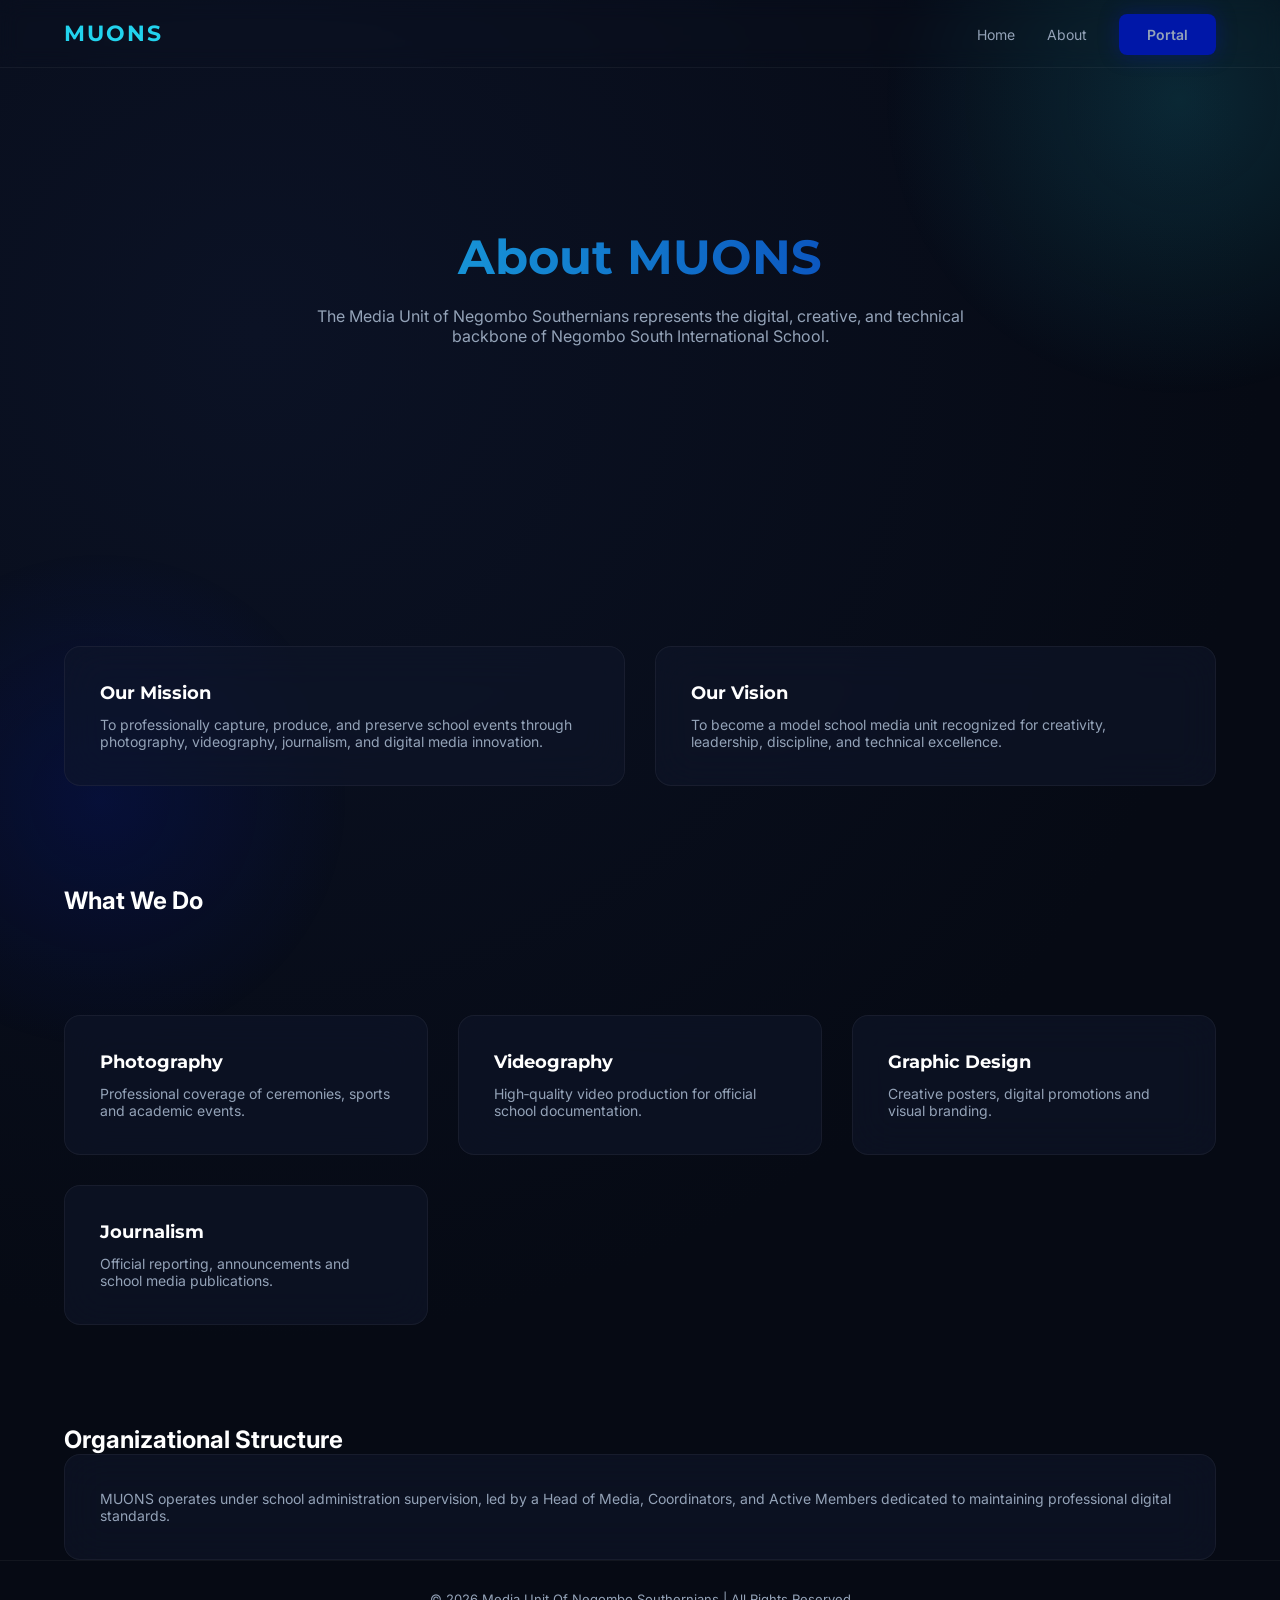
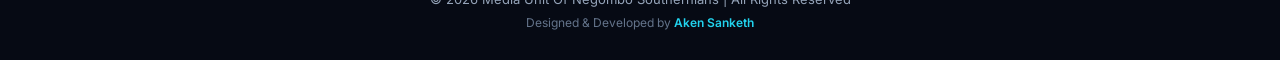
<file: aboutold.html>
<!DOCTYPE html>
<html>
<head>
    <title>About MUONS | Futuristic Media Unit</title>

    <!-- Google Fonts -->
    <link href="https://fonts.googleapis.com/css2?family=Montserrat:wght@600;700;800&family=Inter:wght@400;500;600&display=swap" rel="stylesheet">

    <link rel="stylesheet" href="style.css">
</head>
<body>

<!-- NAVBAR -->
<div class="navbar">
    <div class="container navbar-inner">
        <div class="logo">MUONS</div>

        <div class="nav-links">
            <a href="index.html">Home</a>
            <a href="about.html">About</a>
            <a href="auth.html" class="primary-btn">Portal</a>
        </div>
    </div>
</div>

<!-- HERO -->
<section class="hero">
    <div class="container">
        <h1>About MUONS</h1>
        <p>
            The Media Unit of Negombo Southernians represents the digital,
            creative, and technical backbone of Negombo South International School.
        </p>
    </div>
</section>

<!-- MISSION & VISION -->
<section>
    <div class="container card-grid">

        <div class="card">
            <h3>Our Mission</h3>
            <p>
                To professionally capture, produce, and preserve school
                events through photography, videography, journalism,
                and digital media innovation.
            </p>
        </div>

        <div class="card">
            <h3>Our Vision</h3>
            <p>
                To become a model school media unit recognized for
                creativity, leadership, discipline, and technical excellence.
            </p>
        </div>

    </div>
</section>

<!-- WHAT WE DO -->
<section>
    <div class="container">
        <h2 class="section-title">What We Do</h2>

        <div class="card-grid">

            <div class="card">
                <h3>Photography</h3>
                <p>Professional coverage of ceremonies, sports and academic events.</p>
            </div>

            <div class="card">
                <h3>Videography</h3>
                <p>High‑quality video production for official school documentation.</p>
            </div>

            <div class="card">
                <h3>Graphic Design</h3>
                <p>Creative posters, digital promotions and visual branding.</p>
            </div>

            <div class="card">
                <h3>Journalism</h3>
                <p>Official reporting, announcements and school media publications.</p>
            </div>

        </div>
    </div>
</section>

<!-- STRUCTURE -->
<section>
    <div class="container">
        <h2 class="section-title">Organizational Structure</h2>

        <div class="card">
            <p>
                MUONS operates under school administration supervision,
                led by a Head of Media, Coordinators, and Active Members
                dedicated to maintaining professional digital standards.
            </p>
        </div>
    </div>
</section>

<!-- FOOTER -->
<div class="footer">
    <div>© 2026 Media Unit Of Negombo Southernians | All Rights Reserved</div>
    <div class="credit">
        Designed & Developed by <span>Aken Sanketh</span>
    </div>
</div>

</body>
</html>
</file>
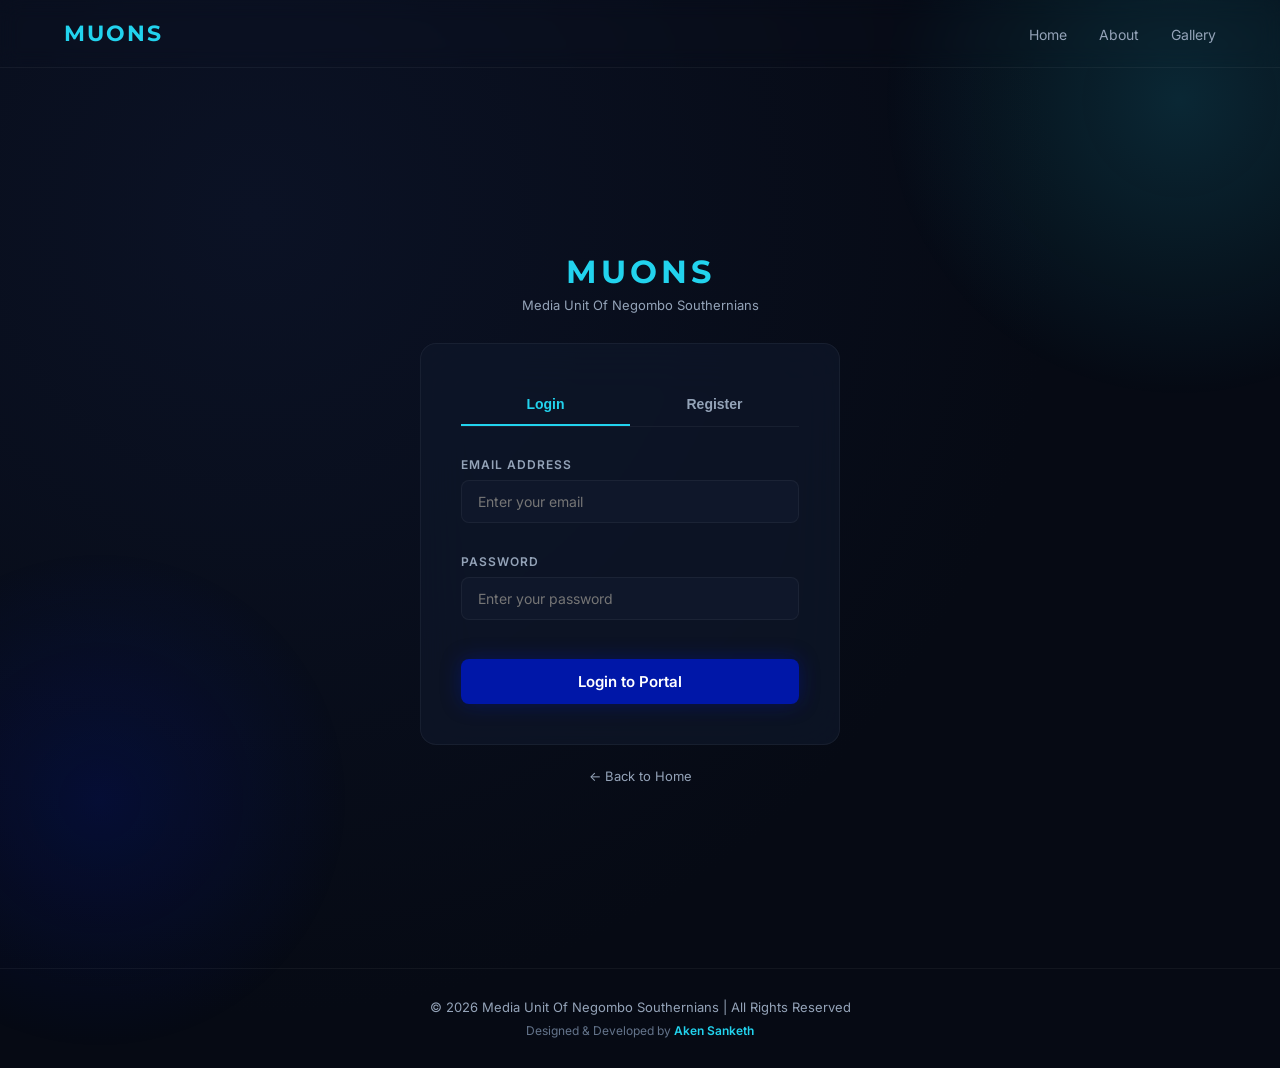
<file: auth.html>
<!DOCTYPE html>
<html>
<head>
    <title>MUONS | Portal</title>

    <link href="https://fonts.googleapis.com/css2?family=Montserrat:wght@600;700;800&family=Inter:wght@400;500;600&display=swap" rel="stylesheet">
    <link rel="stylesheet" href="style.css">

    <style>
        /* AUTH PAGE EXTRA STYLES */
        .auth-section {
            min-height: 100vh;
            display: flex;
            align-items: center;
            justify-content: center;
            padding: 40px 20px;
        }

        .auth-wrapper {
            width: 100%;
            max-width: 440px;
        }

        .auth-logo {
            text-align: center;
            margin-bottom: 30px;
        }

        .auth-logo h1 {
            font-family: 'Montserrat', sans-serif;
            font-size: 32px;
            color: #22D3EE;
            letter-spacing: 4px;
        }

        .auth-logo p {
            color: #94A3B8;
            font-size: 13px;
            margin-top: 6px;
        }

        .auth-card {
            background: rgba(15,23,42,0.7);
            border: 1px solid rgba(255,255,255,0.05);
            backdrop-filter: blur(25px);
            padding: 40px;
            border-radius: 16px;
        }

        .auth-tabs {
            display: flex;
            margin-bottom: 30px;
            border-bottom: 1px solid rgba(255,255,255,0.05);
        }

        .auth-tab {
            flex: 1;
            padding: 12px;
            text-align: center;
            cursor: pointer;
            font-size: 14px;
            font-weight: 600;
            color: #94A3B8;
            border-bottom: 2px solid transparent;
            transition: 0.3s ease;
            background: none;
            border-top: none;
            border-left: none;
            border-right: none;
        }

        .auth-tab.active {
            color: #22D3EE;
            border-bottom: 2px solid #22D3EE;
        }

        .auth-form {
            display: none;
        }

        .auth-form.active {
            display: block;
        }

        .form-group {
            margin-bottom: 16px;
        }

        .form-group label {
            display: block;
            font-size: 12px;
            font-weight: 600;
            color: #94A3B8;
            margin-bottom: 8px;
            text-transform: uppercase;
            letter-spacing: 1px;
        }

        .form-group input,
        .form-group select {
            width: 100%;
            padding: 12px 16px;
            border-radius: 8px;
            border: 1px solid rgba(255,255,255,0.05);
            background: #0F172A;
            color: #FFFFFF;
            font-size: 14px;
            font-family: 'Inter', sans-serif;
            transition: 0.3s ease;
        }

        .form-group input:focus,
        .form-group select:focus {
            outline: none;
            border: 1px solid #22D3EE;
            box-shadow: 0 0 10px rgba(34,211,238,0.2);
        }

        .form-group select option {
            background: #0F172A;
        }

        .auth-submit {
            width: 100%;
            padding: 13px;
            border-radius: 8px;
            border: none;
            background: #0017A8;
            color: #FFFFFF;
            font-size: 15px;
            font-weight: 600;
            cursor: pointer;
            transition: 0.3s ease;
            box-shadow: 0 0 20px rgba(0,23,168,0.4);
            margin-top: 8px;
            font-family: 'Inter', sans-serif;
        }

        .auth-submit:hover {
            box-shadow: 0 0 35px rgba(34,211,238,0.6);
            background: #0022ff;
        }

        .auth-submit:disabled {
            opacity: 0.6;
            cursor: not-allowed;
        }

        .auth-message {
            padding: 12px 16px;
            border-radius: 8px;
            font-size: 13px;
            margin-bottom: 16px;
            display: none;
        }

        .auth-message.success {
            background: rgba(34,197,94,0.1);
            border: 1px solid rgba(34,197,94,0.3);
            color: #4ADE80;
            display: block;
        }

        .auth-message.error {
            background: rgba(239,68,68,0.1);
            border: 1px solid rgba(239,68,68,0.3);
            color: #F87171;
            display: block;
        }

        .auth-message.info {
            background: rgba(34,211,238,0.1);
            border: 1px solid rgba(34,211,238,0.3);
            color: #22D3EE;
            display: block;
        }

        .back-home {
            text-align: center;
            margin-top: 20px;
        }

        .back-home a {
            color: #94A3B8;
            font-size: 13px;
            text-decoration: none;
            transition: 0.3s ease;
        }

        .back-home a:hover {
            color: #22D3EE;
        }

        .loading-spinner {
            display: inline-block;
            width: 16px;
            height: 16px;
            border: 2px solid rgba(255,255,255,0.3);
            border-top: 2px solid #fff;
            border-radius: 50%;
            animation: spin 0.8s linear infinite;
            margin-right: 8px;
            vertical-align: middle;
        }

        @keyframes spin {
            to { transform: rotate(360deg); }
        }
    </style>
</head>
<body>

<!-- NAVBAR -->
<div class="navbar">
    <div class="container navbar-inner">
        <div class="logo">MUONS</div>
        <div class="nav-links">
            <a href="index.html">Home</a>
            <a href="about.html">About</a>
            <a href="gallery.html">Gallery</a>
        </div>
    </div>
</div>

<!-- AUTH SECTION -->
<section class="auth-section">
    <div class="auth-wrapper">

        <!-- LOGO -->
        <div class="auth-logo">
            <h1>MUONS</h1>
            <p>Media Unit Of Negombo Southernians</p>
        </div>

        <!-- AUTH CARD -->
        <div class="auth-card">

            <!-- TABS -->
            <div class="auth-tabs">
                <button class="auth-tab active" onclick="switchTab('login')">Login</button>
                <button class="auth-tab" onclick="switchTab('register')">Register</button>
            </div>

            <!-- MESSAGE BOX -->
            <div class="auth-message" id="authMessage"></div>

            <!-- LOGIN FORM -->
            <form class="auth-form active" id="loginForm" onsubmit="handleLogin(event)">

                <div class="form-group">
                    <label>Email Address</label>
                    <input
                        type="email"
                        id="loginEmail"
                        placeholder="Enter your email"
                        required
                    >
                </div>

                <div class="form-group">
                    <label>Password</label>
                    <input
                        type="password"
                        id="loginPassword"
                        placeholder="Enter your password"
                        required
                    >
                </div>

                <button type="submit" class="auth-submit" id="loginBtn">
                    Login to Portal
                </button>

            </form>

            <!-- REGISTER FORM -->
            <form class="auth-form" id="registerForm" onsubmit="handleRegister(event)">

                <div class="form-group">
                    <label>Full Name</label>
                    <input
                        type="text"
                        id="regName"
                        placeholder="Enter your full name"
                        required
                    >
                </div>

                <div class="form-group">
                    <label>Email Address</label>
                    <input
                        type="email"
                        id="regEmail"
                        placeholder="Enter your email"
                        required
                    >
                </div>

                <div class="form-group">
                    <label>Password</label>
                    <input
                        type="password"
                        id="regPassword"
                        placeholder="Create a password"
                        required
                        minlength="6"
                    >
                </div>

                <div class="form-group">
                    <label>Role</label>
                    <select id="regRole" required>
                        <option value="">Select your role</option>
                        <option value="student">Student</option>
                        <option value="member">MUONS Member</option>
                        <option value="alumni">MUONS Alumni</option>
                        <option value="tech">Tech Team</option>
                    </select>
                </div>

                <button type="submit" class="auth-submit" id="registerBtn">
                    Register
                </button>

            </form>

        </div>

        <!-- BACK HOME -->
        <div class="back-home">
            <a href="index.html">← Back to Home</a>
        </div>

    </div>
</section>

<!-- FOOTER -->
<div class="footer">
    <div>© 2026 Media Unit Of Negombo Southernians | All Rights Reserved</div>
    <div class="credit">Designed & Developed by <span>Aken Sanketh</span></div>
</div>

<script src="api.js"></script>
<script>

// ============================================
//   TAB SWITCHER
// ============================================
function switchTab(tab) {
    document.querySelectorAll(".auth-tab").forEach(t => t.classList.remove("active"));
    document.querySelectorAll(".auth-form").forEach(f => f.classList.remove("active"));

    if (tab === "login") {
        document.querySelectorAll(".auth-tab")[0].classList.add("active");
        document.getElementById("loginForm").classList.add("active");
    } else {
        document.querySelectorAll(".auth-tab")[1].classList.add("active");
        document.getElementById("registerForm").classList.add("active");
    }

    clearMessage();
}

// ============================================
//   MESSAGE HELPER
// ============================================
function showMessage(text, type) {
    const msg = document.getElementById("authMessage");
    msg.textContent = text;
    msg.className = "auth-message " + type;
}

function clearMessage() {
    const msg = document.getElementById("authMessage");
    msg.className = "auth-message";
    msg.textContent = "";
}

// ============================================
//   LOGIN HANDLER
// ============================================
async function handleLogin(e) {
    e.preventDefault();

    const email    = document.getElementById("loginEmail").value;
    const password = document.getElementById("loginPassword").value;
    const btn      = document.getElementById("loginBtn");

    btn.disabled = true;
    btn.innerHTML = '<span class="loading-spinner"></span> Logging in...';
    clearMessage();

    const result = await loginUser(email, password);

    if (result.success) {
        saveSession(result.user);
        showMessage("Login successful! Redirecting...", "success");

        setTimeout(() => {
            window.location.href = "dashboard.html";
        }, 1000);

    } else {
        showMessage(result.message, "error");
        btn.disabled = false;
        btn.innerHTML = "Login to Portal";
    }
}

// ============================================
//   REGISTER HANDLER
// ============================================
async function handleRegister(e) {
    e.preventDefault();

    const name     = document.getElementById("regName").value;
    const email    = document.getElementById("regEmail").value;
    const password = document.getElementById("regPassword").value;
    const role     = document.getElementById("regRole").value;
    const btn      = document.getElementById("registerBtn");

    btn.disabled = true;
    btn.innerHTML = '<span class="loading-spinner"></span> Registering...';
    clearMessage();

    const result = await registerUser(name, email, password, role);

    if (result.success) {
        showMessage(result.message, "success");
        btn.disabled = false;
        btn.innerHTML = "Register";
        document.getElementById("registerForm").reset();

    } else {
        showMessage(result.message, "error");
        btn.disabled = false;
        btn.innerHTML = "Register";
    }
}

// ============================================
//   REDIRECT IF ALREADY LOGGED IN
// ============================================
if (isLoggedIn()) {
    window.location.href = "dashboard.html";
}

</script>

</body>
</html>
</file>
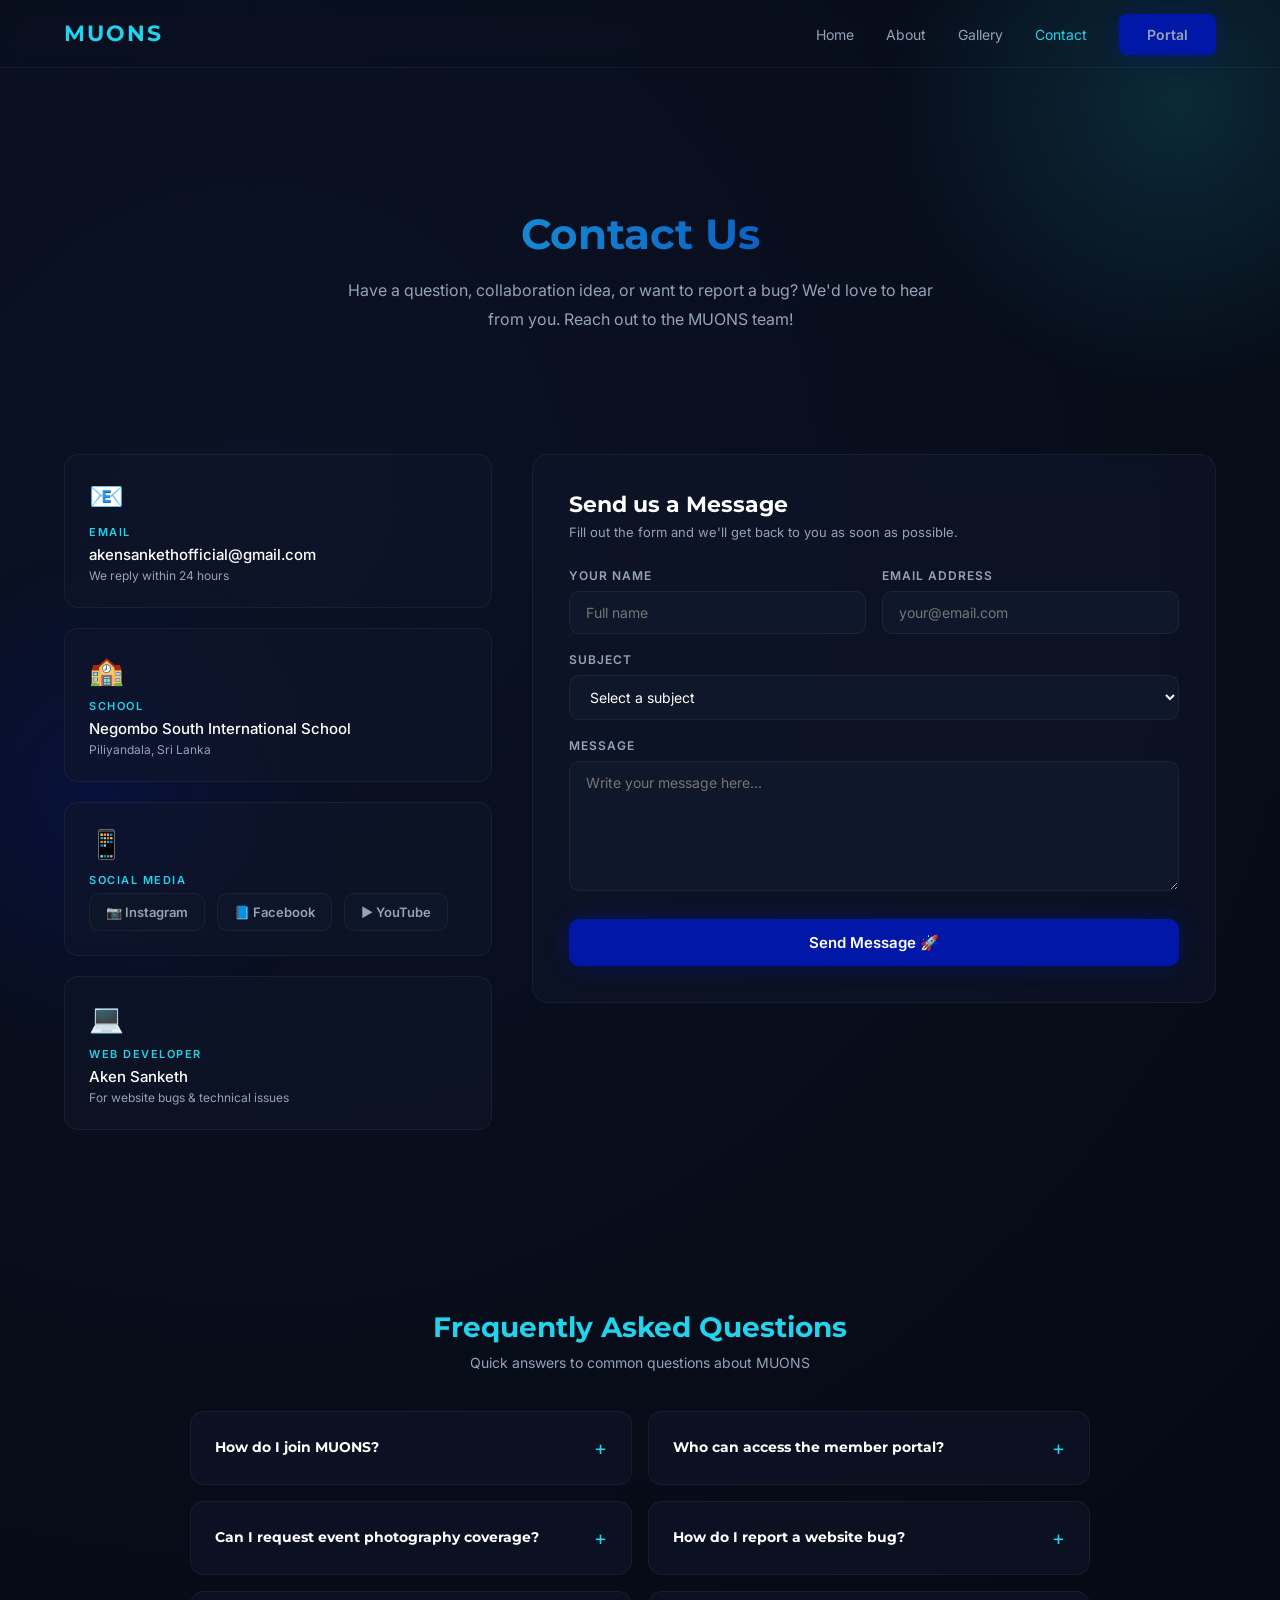
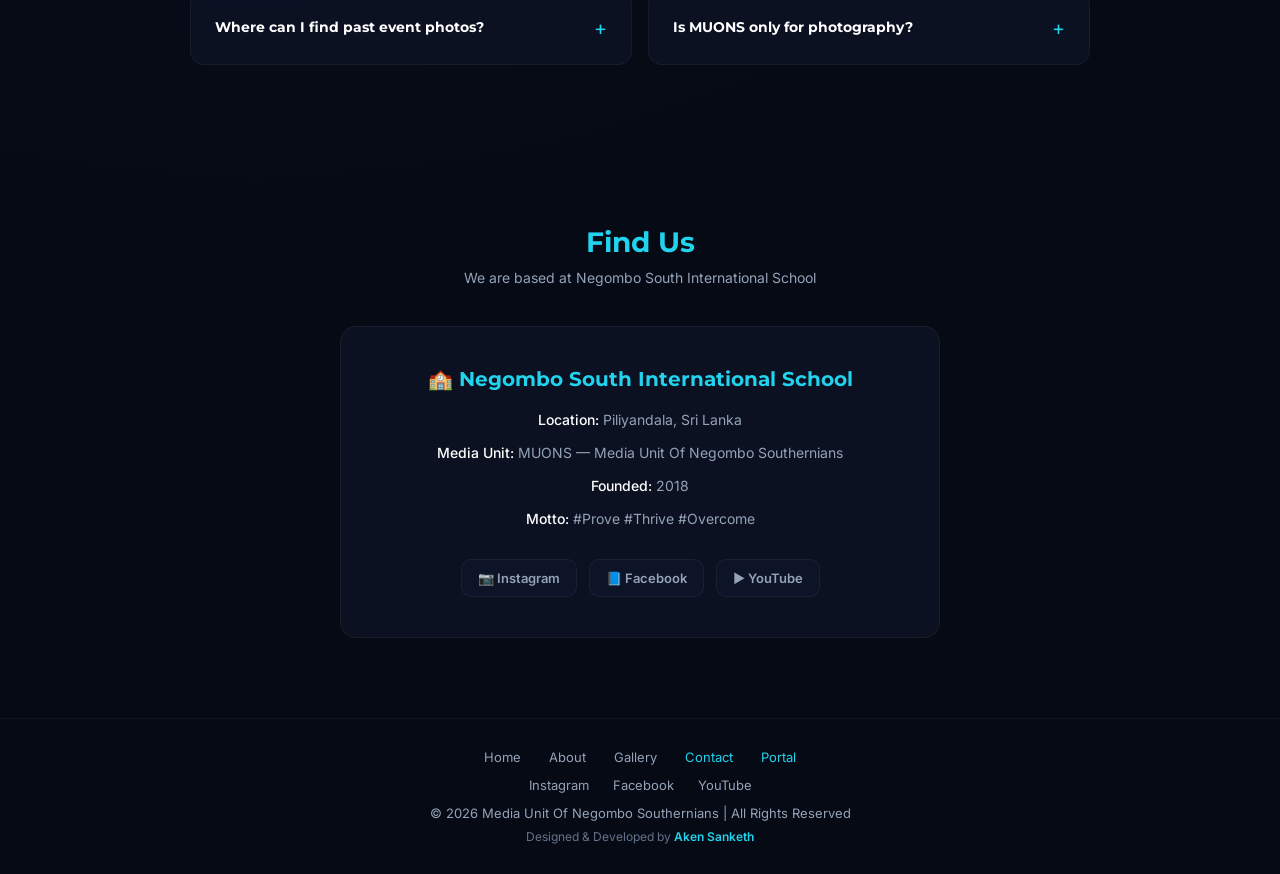
<file: contact.html>
<!DOCTYPE html>
<html>
<head>
    <title>MUONS | Contact</title>

    <link href="https://fonts.googleapis.com/css2?family=Montserrat:wght@600;700;800&family=Inter:wght@400;500;600&display=swap" rel="stylesheet">
    <link rel="stylesheet" href="style.css">

    <style>

        /* ============================================
           CONTACT PAGE STYLES
        ============================================ */

        .contact-hero {
            padding: 140px 0 80px;
            text-align: center;
        }

        .contact-hero h1 {
            font-family: 'Montserrat', sans-serif;
            font-size: 42px;
            margin-bottom: 16px;
            background: linear-gradient(90deg, #22D3EE, #0017A8);
            -webkit-background-clip: text;
            -webkit-text-fill-color: transparent;
        }

        .contact-hero p {
            color: #94A3B8;
            font-size: 16px;
            max-width: 600px;
            margin: auto;
            line-height: 1.8;
        }

        /* ============================================
           CONTACT GRID
        ============================================ */
        .contact-section {
            padding: 40px 0 100px;
        }

        .contact-grid {
            display: grid;
            grid-template-columns: 1fr 1.6fr;
            gap: 40px;
            align-items: flex-start;
        }

        /* ============================================
           CONTACT INFO
        ============================================ */
        .contact-info {
            display: flex;
            flex-direction: column;
            gap: 20px;
        }

        .contact-info-card {
            background: rgba(15,23,42,0.6);
            border: 1px solid rgba(255,255,255,0.05);
            border-radius: 14px;
            padding: 24px;
            transition: 0.3s ease;
        }

        .contact-info-card:hover {
            border-color: rgba(34,211,238,0.3);
            transform: translateX(5px);
        }

        .contact-info-icon {
            font-size: 28px;
            margin-bottom: 12px;
        }

        .contact-info-label {
            font-size: 11px;
            text-transform: uppercase;
            letter-spacing: 1.5px;
            color: #22D3EE;
            margin-bottom: 6px;
            font-weight: 600;
        }

        .contact-info-value {
            font-size: 15px;
            color: #fff;
            font-weight: 500;
        }

        .contact-info-value a {
            color: #fff;
            text-decoration: none;
            transition: 0.3s ease;
        }

        .contact-info-value a:hover {
            color: #22D3EE;
        }

        .contact-info-sub {
            font-size: 12px;
            color: #94A3B8;
            margin-top: 4px;
        }

        /* ============================================
           SOCIAL LINKS
        ============================================ */
        .social-row {
            display: flex;
            gap: 12px;
            flex-wrap: wrap;
        }

        .social-btn {
            display: flex;
            align-items: center;
            gap: 8px;
            padding: 10px 16px;
            border-radius: 10px;
            border: 1px solid rgba(255,255,255,0.05);
            background: rgba(15,23,42,0.8);
            color: #94A3B8;
            text-decoration: none;
            font-size: 13px;
            font-weight: 600;
            transition: 0.3s ease;
        }

        .social-btn:hover {
            border-color: #22D3EE;
            color: #22D3EE;
            transform: translateY(-3px);
            box-shadow: 0 5px 15px rgba(34,211,238,0.15);
        }

        /* ============================================
           CONTACT FORM
        ============================================ */
        .contact-form-card {
            background: rgba(15,23,42,0.6);
            border: 1px solid rgba(255,255,255,0.05);
            border-radius: 16px;
            padding: 36px;
            backdrop-filter: blur(20px);
        }

        .contact-form-card h2 {
            font-family: 'Montserrat', sans-serif;
            font-size: 22px;
            margin-bottom: 6px;
        }

        .contact-form-card p {
            color: #94A3B8;
            font-size: 13px;
            margin-bottom: 28px;
        }

        .form-group {
            margin-bottom: 18px;
        }

        .form-group label {
            display: block;
            font-size: 12px;
            font-weight: 600;
            color: #94A3B8;
            margin-bottom: 8px;
            text-transform: uppercase;
            letter-spacing: 1px;
        }

        .form-group input,
        .form-group select,
        .form-group textarea {
            width: 100%;
            padding: 12px 16px;
            border-radius: 10px;
            border: 1px solid rgba(255,255,255,0.05);
            background: #0F172A;
            color: #FFFFFF;
            font-size: 14px;
            font-family: 'Inter', sans-serif;
            transition: 0.3s ease;
        }

        .form-group textarea {
            resize: vertical;
            min-height: 130px;
        }

        .form-group input:focus,
        .form-group select:focus,
        .form-group textarea:focus {
            outline: none;
            border-color: #22D3EE;
            box-shadow: 0 0 12px rgba(34,211,238,0.15);
        }

        .form-group select option {
            background: #0F172A;
        }

        .form-row {
            display: grid;
            grid-template-columns: 1fr 1fr;
            gap: 16px;
        }

        .submit-btn {
            width: 100%;
            padding: 14px;
            border-radius: 10px;
            border: none;
            background: #0017A8;
            color: #FFFFFF;
            font-size: 15px;
            font-weight: 600;
            cursor: pointer;
            transition: 0.3s ease;
            box-shadow: 0 0 20px rgba(0,23,168,0.4);
            font-family: 'Inter', sans-serif;
            margin-top: 6px;
        }

        .submit-btn:hover {
            background: #0022ff;
            box-shadow: 0 0 35px rgba(34,211,238,0.5);
        }

        .submit-btn:disabled {
            opacity: 0.6;
            cursor: not-allowed;
        }

        /* ============================================
           ALERT MESSAGE
        ============================================ */
        .form-alert {
            padding: 14px 16px;
            border-radius: 10px;
            font-size: 13px;
            margin-bottom: 20px;
            display: none;
            line-height: 1.6;
        }

        .form-alert.success {
            background: rgba(34,197,94,0.1);
            border: 1px solid rgba(34,197,94,0.3);
            color: #4ADE80;
            display: block;
        }

        .form-alert.error {
            background: rgba(239,68,68,0.1);
            border: 1px solid rgba(239,68,68,0.3);
            color: #F87171;
            display: block;
        }

        /* ============================================
           FAQ SECTION
        ============================================ */
        .faq-section {
            padding: 80px 0;
        }

        .section-title {
            font-family: 'Montserrat', sans-serif;
            font-size: 28px;
            color: #22D3EE;
            margin-bottom: 10px;
            text-align: center;
        }

        .section-sub {
            color: #94A3B8;
            font-size: 14px;
            margin-bottom: 40px;
            text-align: center;
        }

        .faq-grid {
            display: grid;
            grid-template-columns: 1fr 1fr;
            gap: 16px;
            max-width: 900px;
            margin: auto;
        }

        .faq-item {
            background: rgba(15,23,42,0.6);
            border: 1px solid rgba(255,255,255,0.05);
            border-radius: 14px;
            padding: 24px;
            cursor: pointer;
            transition: 0.3s ease;
        }

        .faq-item:hover {
            border-color: rgba(34,211,238,0.3);
        }

        .faq-item.open {
            border-color: rgba(34,211,238,0.4);
            box-shadow: 0 0 20px rgba(34,211,238,0.08);
        }

        .faq-question {
            display: flex;
            justify-content: space-between;
            align-items: center;
            gap: 12px;
        }

        .faq-question h3 {
            font-family: 'Montserrat', sans-serif;
            font-size: 14px;
            font-weight: 700;
            line-height: 1.4;
        }

        .faq-toggle {
            color: #22D3EE;
            font-size: 20px;
            flex-shrink: 0;
            transition: 0.3s ease;
        }

        .faq-item.open .faq-toggle {
            transform: rotate(45deg);
        }

        .faq-answer {
            font-size: 13px;
            color: #94A3B8;
            line-height: 1.7;
            max-height: 0;
            overflow: hidden;
            transition: 0.4s ease;
            margin-top: 0;
        }

        .faq-item.open .faq-answer {
            max-height: 200px;
            margin-top: 14px;
        }

        /* ============================================
           MAP / SCHOOL INFO
        ============================================ */
        .school-section {
            padding: 80px 0;
            text-align: center;
        }

        .school-card {
            background: rgba(15,23,42,0.6);
            border: 1px solid rgba(255,255,255,0.05);
            border-radius: 16px;
            padding: 40px;
            max-width: 600px;
            margin: 40px auto 0;
            transition: 0.3s ease;
        }

        .school-card:hover {
            border-color: rgba(34,211,238,0.3);
        }

        .school-card h3 {
            font-family: 'Montserrat', sans-serif;
            font-size: 20px;
            margin-bottom: 16px;
            color: #22D3EE;
        }

        .school-card p {
            font-size: 14px;
            color: #94A3B8;
            line-height: 1.8;
            margin-bottom: 8px;
        }

        .school-card p span {
            color: #fff;
            font-weight: 500;
        }

        /* ============================================
           LOADING SPINNER
        ============================================ */
        .loading-spinner {
            display: inline-block;
            width: 16px;
            height: 16px;
            border: 2px solid rgba(255,255,255,0.3);
            border-top: 2px solid #fff;
            border-radius: 50%;
            animation: spin 0.8s linear infinite;
            margin-right: 8px;
            vertical-align: middle;
        }

        @keyframes spin {
            to { transform: rotate(360deg); }
        }

        /* ============================================
           RESPONSIVE
        ============================================ */
        @media (max-width: 900px) {
            .contact-grid {
                grid-template-columns: 1fr;
            }

            .faq-grid {
                grid-template-columns: 1fr;
            }
        }

        @media (max-width: 600px) {
            .contact-hero h1 { font-size: 30px; }
            .form-row { grid-template-columns: 1fr; }
            .contact-form-card { padding: 24px; }
        }

    </style>
</head>
<body>

<!-- NAVBAR -->
<div class="navbar">
    <div class="container navbar-inner">
        <div class="logo">MUONS</div>
        <div class="nav-links">
            <a href="index.html">Home</a>
            <a href="about.html">About</a>
            <a href="gallery.html">Gallery</a>
            <a href="contact.html" style="color:#22D3EE;">Contact</a>
            <a href="auth.html" id="portalLink" class="primary-btn">Portal</a>
        </div>
    </div>
</div>

<!-- CONTACT HERO -->
<section class="contact-hero">
    <div class="container">
        <h1>Contact Us</h1>
        <p>
            Have a question, collaboration idea, or want to report a bug?
            We'd love to hear from you. Reach out to the MUONS team!
        </p>
    </div>
</section>

<!-- CONTACT SECTION -->
<section class="contact-section">
    <div class="container">
        <div class="contact-grid">

            <!-- LEFT — INFO -->
            <div class="contact-info">

                <!-- Email -->
                <div class="contact-info-card">
                    <div class="contact-info-icon">📧</div>
                    <div class="contact-info-label">Email</div>
                    <div class="contact-info-value">
                        <a href="mailto:akensankethofficial@gmail.com">
                            akensankethofficial@gmail.com
                        </a>
                    </div>
                    <div class="contact-info-sub">
                        We reply within 24 hours
                    </div>
                </div>

                <!-- School -->
                <div class="contact-info-card">
                    <div class="contact-info-icon">🏫</div>
                    <div class="contact-info-label">School</div>
                    <div class="contact-info-value">
                        Negombo South International School
                    </div>
                    <div class="contact-info-sub">
                        Piliyandala, Sri Lanka
                    </div>
                </div>

                <!-- Instagram -->
                <div class="contact-info-card">
                    <div class="contact-info-icon">📱</div>
                    <div class="contact-info-label">Social Media</div>
                    <div class="social-row">
                        <a href="https://www.instagram.com/_muonsofficial_/"
                           target="_blank"
                           class="social-btn">
                            📷 Instagram
                        </a>
                        <a href="https://www.facebook.com/NSISPiliyandala"
                           target="_blank"
                           class="social-btn">
                            📘 Facebook
                        </a>
                        <a href="https://www.youtube.com/@muons_official"
                           target="_blank"
                           class="social-btn">
                            ▶️ YouTube
                        </a>
                    </div>
                </div>

                <!-- Developer -->
                <div class="contact-info-card">
                    <div class="contact-info-icon">💻</div>
                    <div class="contact-info-label">Web Developer</div>
                    <div class="contact-info-value">Aken Sanketh</div>
                    <div class="contact-info-sub">
                        For website bugs & technical issues
                    </div>
                </div>

            </div>

            <!-- RIGHT — FORM -->
            <div class="contact-form-card">
                <h2>Send us a Message</h2>
                <p>Fill out the form and we'll get back to you as soon as possible.</p>

                <!-- Alert -->
                <div class="form-alert" id="formAlert"></div>

                <form id="contactForm" onsubmit="handleSubmit(event)">

                    <div class="form-row">
                        <div class="form-group">
                            <label>Your Name</label>
                            <input
                                type="text"
                                id="contactName"
                                placeholder="Full name"
                                required
                            >
                        </div>
                        <div class="form-group">
                            <label>Email Address</label>
                            <input
                                type="email"
                                id="contactEmail"
                                placeholder="your@email.com"
                                required
                            >
                        </div>
                    </div>

                    <div class="form-group">
                        <label>Subject</label>
                        <select id="contactSubject" required>
                            <option value="">Select a subject</option>
                            <option value="General Inquiry">General Inquiry</option>
                            <option value="Join MUONS">Join MUONS</option>
                            <option value="Event Coverage Request">Event Coverage Request</option>
                            <option value="Collaboration">Collaboration</option>
                            <option value="Bug Report">Bug Report</option>
                            <option value="Other">Other</option>
                        </select>
                    </div>

                    <div class="form-group">
                        <label>Message</label>
                        <textarea
                            id="contactMessage"
                            placeholder="Write your message here..."
                            required
                        ></textarea>
                    </div>

                    <button
                        type="submit"
                        class="submit-btn"
                        id="submitBtn">
                        Send Message 🚀
                    </button>

                </form>
            </div>

        </div>
    </div>
</section>

<!-- FAQ SECTION -->
<section class="faq-section">
    <div class="container">
        <h2 class="section-title">Frequently Asked Questions</h2>
        <p class="section-sub">Quick answers to common questions about MUONS</p>

        <div class="faq-grid">

            <div class="faq-item" onclick="toggleFaq(this)">
                <div class="faq-question">
                    <h3>How do I join MUONS?</h3>
                    <span class="faq-toggle">+</span>
                </div>
                <div class="faq-answer">
                    Register on our portal using the Register tab on the
                    auth page. Select "MUONS Member" as your role and
                    wait for admin approval. You'll be notified once approved.
                </div>
            </div>

            <div class="faq-item" onclick="toggleFaq(this)">
                <div class="faq-question">
                    <h3>Who can access the member portal?</h3>
                    <span class="faq-toggle">+</span>
                </div>
                <div class="faq-answer">
                    Students, MUONS Members, Alumni and Tech Team members
                    can all register and access the portal. Each role has
                    different levels of access to features.
                </div>
            </div>

            <div class="faq-item" onclick="toggleFaq(this)">
                <div class="faq-question">
                    <h3>Can I request event photography coverage?</h3>
                    <span class="faq-toggle">+</span>
                </div>
                <div class="faq-answer">
                    Yes! Use the contact form above and select
                    "Event Coverage Request" as the subject. Provide
                    event details and we'll get back to you promptly.
                </div>
            </div>

            <div class="faq-item" onclick="toggleFaq(this)">
                <div class="faq-question">
                    <h3>How do I report a website bug?</h3>
                    <span class="faq-toggle">+</span>
                </div>
                <div class="faq-answer">
                    Use the contact form and select "Bug Report" as the
                    subject. Describe the issue in detail including what
                    page it occurred on and what steps to reproduce it.
                </div>
            </div>

            <div class="faq-item" onclick="toggleFaq(this)">
                <div class="faq-question">
                    <h3>Where can I find past event photos?</h3>
                    <span class="faq-toggle">+</span>
                </div>
                <div class="faq-answer">
                    Visit our Gallery page for all media. You can also
                    follow our Instagram and Facebook pages where we
                    regularly post event highlights.
                </div>
            </div>

            <div class="faq-item" onclick="toggleFaq(this)">
                <div class="faq-question">
                    <h3>Is MUONS only for photography?</h3>
                    <span class="faq-toggle">+</span>
                </div>
                <div class="faq-answer">
                    No! MUONS covers photography, videography, graphic
                    design, social media management, live event coverage,
                    and digital archiving — a full media unit.
                </div>
            </div>

        </div>
    </div>
</section>

<!-- SCHOOL INFO -->
<section class="school-section">
    <div class="container">
        <h2 class="section-title">Find Us</h2>
        <p class="section-sub">We are based at Negombo South International School</p>

        <div class="school-card">
            <h3>🏫 Negombo South International School</h3>
            <p><span>Location:</span> Piliyandala, Sri Lanka</p>
            <p><span>Media Unit:</span> MUONS — Media Unit Of Negombo Southernians</p>
            <p><span>Founded:</span> 2018</p>
            <p><span>Motto:</span> #Prove #Thrive #Overcome</p>
            <br>
            <div class="social-row" style="justify-content:center;">
                <a href="https://www.instagram.com/_muonsofficial_/"
                   target="_blank" class="social-btn">📷 Instagram</a>
                <a href="https://www.facebook.com/NSISPiliyandala"
                   target="_blank" class="social-btn">📘 Facebook</a>
                <a href="https://www.youtube.com/@muons_official"
                   target="_blank" class="social-btn">▶️ YouTube</a>
            </div>
        </div>

    </div>
</section>

<!-- FOOTER -->
<div class="footer">
    <div class="footer-links" style="margin-bottom:12px;">
        <a href="index.html"   style="color:#94A3B8;text-decoration:none;margin:0 12px;font-size:13px;">Home</a>
        <a href="about.html"   style="color:#94A3B8;text-decoration:none;margin:0 12px;font-size:13px;">About</a>
        <a href="gallery.html" style="color:#94A3B8;text-decoration:none;margin:0 12px;font-size:13px;">Gallery</a>
        <a href="contact.html" style="color:#22D3EE;text-decoration:none;margin:0 12px;font-size:13px;">Contact</a>
        <a href="auth.html"    style="color:#22D3EE;text-decoration:none;margin:0 12px;font-size:13px;">Portal</a>
    </div>

    <div style="margin-bottom:12px;">
        <a href="https://www.instagram.com/_muonsofficial_/" target="_blank"
           style="color:#94A3B8;text-decoration:none;margin:0 10px;font-size:13px;">Instagram</a>
        <a href="https://www.facebook.com/NSISPiliyandala" target="_blank"
           style="color:#94A3B8;text-decoration:none;margin:0 10px;font-size:13px;">Facebook</a>
        <a href="https://www.youtube.com/@muons_official" target="_blank"
           style="color:#94A3B8;text-decoration:none;margin:0 10px;font-size:13px;">YouTube</a>
    </div>

    <div>© 2026 Media Unit Of Negombo Southernians | All Rights Reserved</div>
    <div class="credit">Designed & Developed by <span>Aken Sanketh</span></div>
</div>

<script src="api.js"></script>
<script>

// ============================================
//   SESSION CHECK
// ============================================
const user = getSession();
if (user) {
    const portalLink = document.getElementById("portalLink");
    portalLink.textContent = "Dashboard";
    portalLink.href = "dashboard.html";
}

// ============================================
//   CONTACT FORM SUBMIT
// ============================================
async function handleSubmit(e) {
    e.preventDefault();

    const name    = document.getElementById("contactName").value.trim();
    const email   = document.getElementById("contactEmail").value.trim();
    const subject = document.getElementById("contactSubject").value;
    const message = document.getElementById("contactMessage").value.trim();
    const btn     = document.getElementById("submitBtn");
    const alert   = document.getElementById("formAlert");

    if (!name || !email || !subject || !message) {
        showAlert("Please fill in all fields.", "error");
        return;
    }

    // Disable button
    btn.disabled    = true;
    btn.innerHTML   = '<span class="loading-spinner"></span> Sending...';
    alert.className = "form-alert";

    // Send via EmailJS or fallback to mailto
    try {
        // Build mailto link as fallback
        const mailtoLink =
            `mailto:akensankethofficial@gmail.com` +
            `?subject=MUONS Contact: ${encodeURIComponent(subject)}` +
            `&body=${encodeURIComponent(
                `Name: ${name}\nEmail: ${email}\nSubject: ${subject}\n\nMessage:\n${message}`
            )}`;

        // Simulate sending delay
        await new Promise(resolve => setTimeout(resolve, 1500));

        showAlert(
            `✅ Message received! We'll reply to ${email} within 24 hours. Thank you, ${name}!`,
            "success"
        );

        // Reset form
        document.getElementById("contactForm").reset();

    } catch (err) {
        showAlert("Failed to send message. Please email us directly.", "error");
    }

    btn.disabled  = false;
    btn.innerHTML = "Send Message 🚀";
}

// ============================================
//   SHOW ALERT
// ============================================
function showAlert(message, type) {
    const alert     = document.getElementById("formAlert");
    alert.textContent = message;
    alert.className   = "form-alert " + type;

    // Auto hide after 6 seconds
    setTimeout(() => {
        alert.className = "form-alert";
    }, 6000);
}

// ============================================
//   FAQ TOGGLE
// ============================================
function toggleFaq(item) {
    const isOpen = item.classList.contains("open");

    // Close all
    document.querySelectorAll(".faq-item").forEach(f => {
        f.classList.remove("open");
    });

    // Open clicked if it was closed
    if (!isOpen) {
        item.classList.add("open");
    }
}

</script>

</body>
</html>
</file>
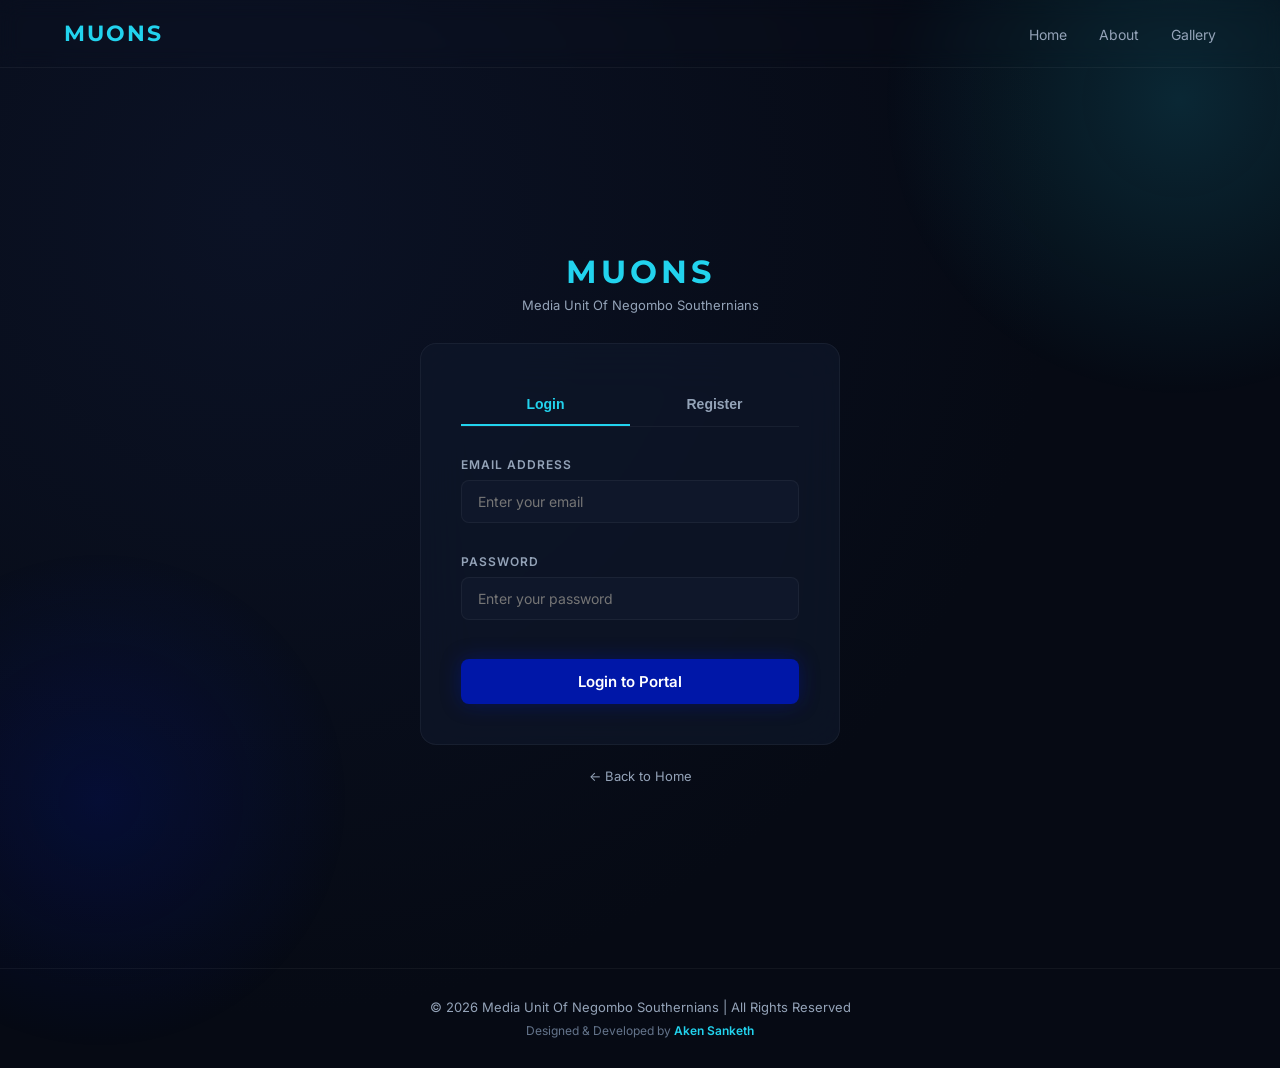
<file: dashboard.html>
<!DOCTYPE html>
<html>
<head>
    <title>MUONS | Dashboard</title>

    <link href="https://fonts.googleapis.com/css2?family=Montserrat:wght@600;700;800&family=Inter:wght@400;500;600&display=swap" rel="stylesheet">
    <link rel="stylesheet" href="style.css">

    <style>

        /* ============================================
           DASHBOARD LAYOUT
        ============================================ */
        .dashboard-wrapper {
            display: flex;
            min-height: 100vh;
            padding-top: 70px;
        }

        /* ============================================
           SIDEBAR
        ============================================ */
        .sidebar {
            width: 260px;
            min-height: calc(100vh - 70px);
            background: rgba(15,23,42,0.95);
            border-right: 1px solid rgba(255,255,255,0.05);
            backdrop-filter: blur(20px);
            padding: 30px 0;
            position: fixed;
            top: 70px;
            left: 0;
            bottom: 0;
            overflow-y: auto;
            z-index: 100;
            transition: 0.3s ease;
        }

        .sidebar-user {
            padding: 0 20px 24px;
            border-bottom: 1px solid rgba(255,255,255,0.05);
            margin-bottom: 20px;
        }

        .sidebar-user-avatar {
            width: 50px;
            height: 50px;
            border-radius: 50%;
            background: linear-gradient(135deg, #0017A8, #22D3EE);
            display: flex;
            align-items: center;
            justify-content: center;
            font-size: 20px;
            font-weight: 700;
            margin-bottom: 12px;
            font-family: 'Montserrat', sans-serif;
        }

        .sidebar-user-name {
            font-size: 15px;
            font-weight: 600;
            margin-bottom: 4px;
        }

        .sidebar-user-role {
            font-size: 11px;
            color: #22D3EE;
            text-transform: uppercase;
            letter-spacing: 1px;
        }

        .sidebar-nav {
            list-style: none;
            padding: 0 12px;
        }

        .sidebar-nav li {
            margin-bottom: 4px;
        }

        .sidebar-nav a {
            display: flex;
            align-items: center;
            gap: 12px;
            padding: 11px 16px;
            border-radius: 10px;
            text-decoration: none;
            color: #94A3B8;
            font-size: 14px;
            font-weight: 500;
            transition: 0.3s ease;
            cursor: pointer;
        }

        .sidebar-nav a:hover,
        .sidebar-nav a.active {
            background: rgba(34,211,238,0.08);
            color: #22D3EE;
        }

        .sidebar-nav a .nav-icon {
            font-size: 18px;
            width: 24px;
            text-align: center;
        }

        .sidebar-section-label {
            padding: 16px 28px 8px;
            font-size: 10px;
            text-transform: uppercase;
            letter-spacing: 1.5px;
            color: #475569;
        }

        .sidebar-logout {
            padding: 12px;
            margin-top: auto;
            border-top: 1px solid rgba(255,255,255,0.05);
            margin-top: 20px;
        }

        .logout-btn {
            display: flex;
            align-items: center;
            gap: 10px;
            width: 100%;
            padding: 11px 16px;
            border-radius: 10px;
            background: none;
            border: 1px solid rgba(239,68,68,0.2);
            color: #F87171;
            font-size: 14px;
            font-weight: 500;
            cursor: pointer;
            transition: 0.3s ease;
            font-family: 'Inter', sans-serif;
        }

        .logout-btn:hover {
            background: rgba(239,68,68,0.1);
            border-color: rgba(239,68,68,0.4);
        }

        /* ============================================
           MAIN CONTENT
        ============================================ */
        .main-content {
            margin-left: 260px;
            flex: 1;
            padding: 30px;
            min-height: calc(100vh - 70px);
        }

        /* ============================================
           PANELS
        ============================================ */
        .panel {
            display: none;
        }

        .panel.active {
            display: block;
        }

        /* ============================================
           PANEL HEADER
        ============================================ */
        .panel-header {
            margin-bottom: 28px;
        }

        .panel-header h2 {
            font-family: 'Montserrat', sans-serif;
            font-size: 24px;
            margin-bottom: 6px;
        }

        .panel-header p {
            color: #94A3B8;
            font-size: 14px;
        }

        /* ============================================
           DASHBOARD CARDS
        ============================================ */
        .dash-grid {
            display: grid;
            grid-template-columns: repeat(auto-fit, minmax(200px, 1fr));
            gap: 20px;
            margin-bottom: 30px;
        }

        .dash-card {
            background: rgba(15,23,42,0.6);
            border: 1px solid rgba(255,255,255,0.05);
            backdrop-filter: blur(20px);
            border-radius: 14px;
            padding: 24px;
            transition: 0.3s ease;
        }

        .dash-card:hover {
            border-color: rgba(34,211,238,0.3);
            transform: translateY(-3px);
        }

        .dash-card-icon {
            font-size: 28px;
            margin-bottom: 12px;
        }

        .dash-card-value {
            font-family: 'Montserrat', sans-serif;
            font-size: 28px;
            font-weight: 700;
            color: #22D3EE;
            margin-bottom: 4px;
        }

        .dash-card-label {
            font-size: 13px;
            color: #94A3B8;
        }

        /* ============================================
           TABLES
        ============================================ */
        .table-wrapper {
            background: rgba(15,23,42,0.6);
            border: 1px solid rgba(255,255,255,0.05);
            border-radius: 14px;
            overflow: hidden;
            margin-bottom: 24px;
        }

        .table-header {
            padding: 18px 24px;
            border-bottom: 1px solid rgba(255,255,255,0.05);
            display: flex;
            justify-content: space-between;
            align-items: center;
        }

        .table-header h3 {
            font-family: 'Montserrat', sans-serif;
            font-size: 16px;
        }

        table {
            width: 100%;
            border-collapse: collapse;
        }

        th {
            padding: 12px 24px;
            text-align: left;
            font-size: 11px;
            text-transform: uppercase;
            letter-spacing: 1px;
            color: #64748B;
            border-bottom: 1px solid rgba(255,255,255,0.05);
        }

        td {
            padding: 14px 24px;
            font-size: 14px;
            border-bottom: 1px solid rgba(255,255,255,0.03);
            color: #CBD5E1;
        }

        tr:last-child td {
            border-bottom: none;
        }

        tr:hover td {
            background: rgba(34,211,238,0.03);
        }

        /* ============================================
           STATUS BADGES
        ============================================ */
        .badge {
            display: inline-block;
            padding: 3px 10px;
            border-radius: 999px;
            font-size: 11px;
            font-weight: 600;
            text-transform: uppercase;
            letter-spacing: 0.5px;
        }

        .badge-approved, .badge-available {
            background: rgba(34,197,94,0.1);
            border: 1px solid rgba(34,197,94,0.3);
            color: #4ADE80;
        }

        .badge-pending {
            background: rgba(251,191,36,0.1);
            border: 1px solid rgba(251,191,36,0.3);
            color: #FCD34D;
        }

        .badge-rejected, .badge-unavailable {
            background: rgba(239,68,68,0.1);
            border: 1px solid rgba(239,68,68,0.3);
            color: #F87171;
        }

        .badge-upcoming {
            background: rgba(34,211,238,0.1);
            border: 1px solid rgba(34,211,238,0.3);
            color: #22D3EE;
        }

        .badge-completed {
            background: rgba(148,163,184,0.1);
            border: 1px solid rgba(148,163,184,0.3);
            color: #94A3B8;
        }

        .badge-admin {
            background: rgba(168,85,247,0.1);
            border: 1px solid rgba(168,85,247,0.3);
            color: #C084FC;
        }

        .badge-member {
            background: rgba(34,211,238,0.1);
            border: 1px solid rgba(34,211,238,0.3);
            color: #22D3EE;
        }

        .badge-tech {
            background: rgba(251,146,60,0.1);
            border: 1px solid rgba(251,146,60,0.3);
            color: #FB923C;
        }

        .badge-alumni {
            background: rgba(99,102,241,0.1);
            border: 1px solid rgba(99,102,241,0.3);
            color: #818CF8;
        }

        .badge-student {
            background: rgba(148,163,184,0.1);
            border: 1px solid rgba(148,163,184,0.3);
            color: #94A3B8;
        }

        /* ============================================
           FORMS IN DASHBOARD
        ============================================ */
        .dash-form {
            background: rgba(15,23,42,0.6);
            border: 1px solid rgba(255,255,255,0.05);
            border-radius: 14px;
            padding: 28px;
            margin-bottom: 24px;
        }

        .dash-form h3 {
            font-family: 'Montserrat', sans-serif;
            font-size: 16px;
            margin-bottom: 20px;
            color: #22D3EE;
        }

        .form-row {
            display: grid;
            grid-template-columns: 1fr 1fr;
            gap: 16px;
        }

        .form-group {
            margin-bottom: 16px;
        }

        .form-group label {
            display: block;
            font-size: 12px;
            font-weight: 600;
            color: #94A3B8;
            margin-bottom: 8px;
            text-transform: uppercase;
            letter-spacing: 1px;
        }

        .form-group input,
        .form-group select,
        .form-group textarea {
            width: 100%;
            padding: 11px 14px;
            border-radius: 8px;
            border: 1px solid rgba(255,255,255,0.05);
            background: #0F172A;
            color: #FFFFFF;
            font-size: 14px;
            font-family: 'Inter', sans-serif;
            transition: 0.3s ease;
        }

        .form-group textarea {
            resize: vertical;
            min-height: 100px;
        }

        .form-group input:focus,
        .form-group select:focus,
        .form-group textarea:focus {
            outline: none;
            border-color: #22D3EE;
            box-shadow: 0 0 10px rgba(34,211,238,0.2);
        }

        .form-group select option {
            background: #0F172A;
        }

        /* ============================================
           BUTTONS
        ============================================ */
        .btn {
            padding: 10px 20px;
            border-radius: 8px;
            border: none;
            font-size: 13px;
            font-weight: 600;
            cursor: pointer;
            transition: 0.3s ease;
            font-family: 'Inter', sans-serif;
        }

        .btn-primary {
            background: #0017A8;
            color: #fff;
            box-shadow: 0 0 15px rgba(0,23,168,0.3);
        }

        .btn-primary:hover {
            background: #0022ff;
            box-shadow: 0 0 25px rgba(34,211,238,0.4);
        }

        .btn-success {
            background: rgba(34,197,94,0.15);
            color: #4ADE80;
            border: 1px solid rgba(34,197,94,0.3);
        }

        .btn-success:hover {
            background: rgba(34,197,94,0.25);
        }

        .btn-danger {
            background: rgba(239,68,68,0.15);
            color: #F87171;
            border: 1px solid rgba(239,68,68,0.3);
        }

        .btn-danger:hover {
            background: rgba(239,68,68,0.25);
        }

        .btn-sm {
            padding: 6px 12px;
            font-size: 12px;
        }

        /* ============================================
           ALERT / MESSAGE
        ============================================ */
        .dash-alert {
            padding: 12px 16px;
            border-radius: 8px;
            font-size: 13px;
            margin-bottom: 16px;
            display: none;
        }

        .dash-alert.show { display: block; }

        .dash-alert.success {
            background: rgba(34,197,94,0.1);
            border: 1px solid rgba(34,197,94,0.3);
            color: #4ADE80;
        }

        .dash-alert.error {
            background: rgba(239,68,68,0.1);
            border: 1px solid rgba(239,68,68,0.3);
            color: #F87171;
        }

        /* ============================================
           NEWS CARDS
        ============================================ */
        .news-list {
            display: grid;
            gap: 16px;
        }

        .news-item {
            background: rgba(15,23,42,0.6);
            border: 1px solid rgba(255,255,255,0.05);
            border-radius: 12px;
            padding: 20px 24px;
            transition: 0.3s ease;
        }

        .news-item:hover {
            border-color: rgba(34,211,238,0.2);
        }

        .news-item-date {
            font-size: 11px;
            color: #22D3EE;
            margin-bottom: 8px;
        }

        .news-item-title {
            font-family: 'Montserrat', sans-serif;
            font-size: 16px;
            margin-bottom: 8px;
        }

        .news-item-content {
            font-size: 13px;
            color: #94A3B8;
            line-height: 1.7;
        }

        .news-item-author {
            font-size: 11px;
            color: #475569;
            margin-top: 10px;
        }

        /* ============================================
           EVENT CARDS
        ============================================ */
        .events-list {
            display: grid;
            gap: 16px;
        }

        .event-item {
            background: rgba(15,23,42,0.6);
            border: 1px solid rgba(255,255,255,0.05);
            border-radius: 12px;
            padding: 20px 24px;
            display: flex;
            justify-content: space-between;
            align-items: flex-start;
            gap: 20px;
            transition: 0.3s ease;
        }

        .event-item:hover {
            border-color: rgba(34,211,238,0.2);
        }

        .event-date {
            background: rgba(34,211,238,0.1);
            border: 1px solid rgba(34,211,238,0.2);
            border-radius: 10px;
            padding: 12px 16px;
            text-align: center;
            min-width: 70px;
        }

        .event-date-day {
            font-family: 'Montserrat', sans-serif;
            font-size: 22px;
            font-weight: 700;
            color: #22D3EE;
        }

        .event-date-month {
            font-size: 11px;
            color: #94A3B8;
            text-transform: uppercase;
        }

        .event-info { flex: 1; }

        .event-title {
            font-family: 'Montserrat', sans-serif;
            font-size: 16px;
            margin-bottom: 6px;
        }

        .event-venue {
            font-size: 12px;
            color: #94A3B8;
            margin-bottom: 8px;
        }

        .event-desc {
            font-size: 13px;
            color: #64748B;
        }

        /* ============================================
           MEMBER PROFILE CARD
        ============================================ */
        .profile-card {
            background: rgba(15,23,42,0.6);
            border: 1px solid rgba(255,255,255,0.05);
            border-radius: 14px;
            padding: 30px;
            display: flex;
            align-items: center;
            gap: 24px;
            margin-bottom: 24px;
        }

        .profile-avatar {
            width: 80px;
            height: 80px;
            border-radius: 50%;
            background: linear-gradient(135deg, #0017A8, #22D3EE);
            display: flex;
            align-items: center;
            justify-content: center;
            font-size: 32px;
            font-weight: 700;
            font-family: 'Montserrat', sans-serif;
            flex-shrink: 0;
        }

        .profile-info h2 {
            font-family: 'Montserrat', sans-serif;
            font-size: 22px;
            margin-bottom: 6px;
        }

        .profile-info p {
            color: #94A3B8;
            font-size: 13px;
            margin-bottom: 10px;
        }

        /* ============================================
           MOBILE SIDEBAR TOGGLE
        ============================================ */
        .sidebar-toggle {
            display: none;
            position: fixed;
            bottom: 24px;
            right: 24px;
            width: 50px;
            height: 50px;
            border-radius: 50%;
            background: #0017A8;
            border: none;
            color: #fff;
            font-size: 22px;
            cursor: pointer;
            z-index: 200;
            box-shadow: 0 0 20px rgba(0,23,168,0.5);
        }

        /* ============================================
           LOADING
        ============================================ */
        .loading {
            text-align: center;
            padding: 40px;
            color: #94A3B8;
            font-size: 14px;
        }

        .loading-spinner {
            display: inline-block;
            width: 20px;
            height: 20px;
            border: 2px solid rgba(255,255,255,0.1);
            border-top: 2px solid #22D3EE;
            border-radius: 50%;
            animation: spin 0.8s linear infinite;
            margin-right: 10px;
            vertical-align: middle;
        }

        @keyframes spin {
            to { transform: rotate(360deg); }
        }

        /* ============================================
           EMPTY STATE
        ============================================ */
        .empty-state {
            text-align: center;
            padding: 50px 20px;
            color: #94A3B8;
        }

        .empty-state-icon {
            font-size: 40px;
            margin-bottom: 16px;
        }

        .empty-state p {
            font-size: 14px;
        }

        /* ============================================
           RESPONSIVE
        ============================================ */
        @media (max-width: 768px) {
            .sidebar {
                transform: translateX(-100%);
            }

            .sidebar.open {
                transform: translateX(0);
            }

            .main-content {
                margin-left: 0;
                padding: 20px;
            }

            .sidebar-toggle {
                display: flex;
                align-items: center;
                justify-content: center;
            }

            .form-row {
                grid-template-columns: 1fr;
            }

            .event-item {
                flex-direction: column;
            }

            .profile-card {
                flex-direction: column;
                text-align: center;
            }
        }

    </style>
</head>
<body>

<!-- NAVBAR -->
<div class="navbar">
    <div class="container navbar-inner">
        <div class="logo">MUONS</div>
        <div class="nav-links">
            <a href="index.html">Home</a>
            <span id="navUserName" style="color:#22D3EE; font-size:14px; font-weight:600;"></span>
        </div>
    </div>
</div>

<!-- DASHBOARD WRAPPER -->
<div class="dashboard-wrapper">

    <!-- SIDEBAR -->
    <aside class="sidebar" id="sidebar">

        <!-- USER INFO -->
        <div class="sidebar-user">
            <div class="sidebar-user-avatar" id="sidebarAvatar">?</div>
            <div class="sidebar-user-name" id="sidebarName">Loading...</div>
            <div class="sidebar-user-role" id="sidebarRole">---</div>
        </div>

        <!-- NAV LINKS -->
        <ul class="sidebar-nav" id="sidebarNav">
            <!-- Filled by JS based on role -->
        </ul>

        <!-- LOGOUT -->
        <div class="sidebar-logout">
            <button class="logout-btn" onclick="handleLogout()">
                🚪 Logout
            </button>
        </div>

    </aside>

    <!-- MAIN CONTENT -->
    <main class="main-content">

        <!-- ==================== OVERVIEW PANEL ==================== -->
        <div class="panel active" id="panel-overview">
            <div class="panel-header">
                <h2>Welcome back, <span id="welcomeName">...</span> 👋</h2>
                <p>Here's what's happening at MUONS today</p>
            </div>

            <div class="dash-grid" id="overviewCards">
                <!-- Filled by JS -->
            </div>

            <!-- Recent News -->
            <div class="table-wrapper">
                <div class="table-header">
                    <h3>📰 Latest News</h3>
                    <button class="btn btn-primary btn-sm"
                        onclick="showPanel('panel-news')">View All</button>
                </div>
                <div id="overviewNews" style="padding: 20px;">
                    <div class="loading">
                        <span class="loading-spinner"></span> Loading...
                    </div>
                </div>
            </div>

            <!-- Upcoming Events -->
            <div class="table-wrapper">
                <div class="table-header">
                    <h3>📅 Upcoming Events</h3>
                    <button class="btn btn-primary btn-sm"
                        onclick="showPanel('panel-events')">View All</button>
                </div>
                <div id="overviewEvents" style="padding: 20px;">
                    <div class="loading">
                        <span class="loading-spinner"></span> Loading...
                    </div>
                </div>
            </div>
        </div>

        <!-- ==================== NEWS PANEL ==================== -->
        <div class="panel" id="panel-news">
            <div class="panel-header">
                <h2>📰 News & Announcements</h2>
                <p>Latest updates from MUONS</p>
            </div>

            <!-- Add News Form (admin/member only) -->
            <div class="dash-form" id="addNewsForm" style="display:none;">
                <h3>+ Add News</h3>
                <div id="newsAlert" class="dash-alert"></div>
                <div class="form-group">
                    <label>Title</label>
                    <input type="text" id="newsTitle" placeholder="News title">
                </div>
                <div class="form-group">
                    <label>Content</label>
                    <textarea id="newsContent" placeholder="Write news content..."></textarea>
                </div>
                <button class="btn btn-primary" onclick="submitNews()">
                    Publish News
                </button>
            </div>

            <div class="news-list" id="newsList">
                <div class="loading">
                    <span class="loading-spinner"></span> Loading news...
                </div>
            </div>
        </div>

        <!-- ==================== EVENTS PANEL ==================== -->
        <div class="panel" id="panel-events">
            <div class="panel-header">
                <h2>📅 Events Calendar</h2>
                <p>Upcoming and past MUONS events</p>
            </div>

            <!-- Add Event Form (admin only) -->
            <div class="dash-form" id="addEventForm" style="display:none;">
                <h3>+ Add Event</h3>
                <div id="eventAlert" class="dash-alert"></div>
                <div class="form-row">
                    <div class="form-group">
                        <label>Event Title</label>
                        <input type="text" id="eventTitle" placeholder="Event name">
                    </div>
                    <div class="form-group">
                        <label>Date</label>
                        <input type="date" id="eventDate">
                    </div>
                </div>
                <div class="form-row">
                    <div class="form-group">
                        <label>Venue</label>
                        <input type="text" id="eventVenue" placeholder="Location">
                    </div>
                    <div class="form-group">
                        <label>Status</label>
                        <select id="eventStatus">
                            <option value="upcoming">Upcoming</option>
                            <option value="completed">Completed</option>
                            <option value="cancelled">Cancelled</option>
                        </select>
                    </div>
                </div>
                <div class="form-group">
                    <label>Description</label>
                    <textarea id="eventDesc" placeholder="Event description..."></textarea>
                </div>
                <button class="btn btn-primary" onclick="submitEvent()">
                    Add Event
                </button>
            </div>

            <div class="events-list" id="eventsList">
                <div class="loading">
                    <span class="loading-spinner"></span> Loading events...
                </div>
            </div>
        </div>

        <!-- ==================== GALLERY PANEL ==================== -->
        <div class="panel" id="panel-gallery">
            <div class="panel-header">
                <h2>📸 Gallery</h2>
                <p>MUONS media collection</p>
            </div>

            <!-- Add Gallery (admin only) -->
            <div class="dash-form" id="addGalleryForm" style="display:none;">
                <h3>+ Add Gallery Item</h3>
                <div id="galleryAlert" class="dash-alert"></div>
                <div class="form-row">
                    <div class="form-group">
                        <label>Title</label>
                        <input type="text" id="galleryTitle" placeholder="Photo title">
                    </div>
                    <div class="form-group">
                        <label>Event</label>
                        <input type="text" id="galleryEvent" placeholder="Event name">
                    </div>
                </div>
                <div class="form-row">
                    <div class="form-group">
                        <label>Image URL</label>
                        <input type="url" id="galleryURL" placeholder="https://...">
                    </div>
                    <div class="form-group">
                        <label>Date</label>
                        <input type="date" id="galleryDate">
                    </div>
                </div>
                <button class="btn btn-primary" onclick="submitGallery()">
                    Add to Gallery
                </button>
            </div>

            <div id="galleryGrid" style="
                display: grid;
                grid-template-columns: repeat(auto-fill, minmax(220px, 1fr));
                gap: 16px;
            ">
                <div class="loading">
                    <span class="loading-spinner"></span> Loading gallery...
                </div>
            </div>
        </div>

        <!-- ==================== MEMBERS PANEL ==================== -->
        <div class="panel" id="panel-members">
            <div class="panel-header">
                <h2>👥 Members</h2>
                <p>MUONS active members</p>
            </div>

            <div class="table-wrapper">
                <div class="table-header">
                    <h3>Member Directory</h3>
                </div>
                <div id="membersList">
                    <div class="loading">
                        <span class="loading-spinner"></span> Loading members...
                    </div>
                </div>
            </div>
        </div>

        <!-- ==================== ACHIEVEMENTS PANEL ==================== -->
        <div class="panel" id="panel-achievements">
            <div class="panel-header">
                <h2>🏆 Achievements</h2>
                <p>MUONS milestones and accomplishments</p>
            </div>

            <!-- Add Achievement (admin only) -->
            <div class="dash-form" id="addAchievementForm" style="display:none;">
                <h3>+ Add Achievement</h3>
                <div id="achievementAlert" class="dash-alert"></div>
                <div class="form-row">
                    <div class="form-group">
                        <label>Title</label>
                        <input type="text" id="achTitle" placeholder="Achievement title">
                    </div>
                    <div class="form-group">
                        <label>Date</label>
                        <input type="date" id="achDate">
                    </div>
                </div>
                <div class="form-group">
                    <label>Description</label>
                    <textarea id="achDesc" placeholder="Describe the achievement..."></textarea>
                </div>
                <button class="btn btn-primary" onclick="submitAchievement()">
                    Add Achievement
                </button>
            </div>

            <div id="achievementsList" style="display: grid; gap: 16px;">
                <div class="loading">
                    <span class="loading-spinner"></span> Loading achievements...
                </div>
            </div>
        </div>

        <!-- ==================== EQUIPMENT PANEL ==================== -->
        <div class="panel" id="panel-equipment">
            <div class="panel-header">
                <h2>🎥 Equipment</h2>
                <p>Camera and gear tracking</p>
            </div>

            <div class="table-wrapper">
                <div class="table-header">
                    <h3>Equipment List</h3>
                </div>
                <div id="equipmentList">
                    <div class="loading">
                        <span class="loading-spinner"></span> Loading equipment...
                    </div>
                </div>
            </div>
        </div>

        <!-- ==================== PROFILE PANEL ==================== -->
        <div class="panel" id="panel-profile">
            <div class="panel-header">
                <h2>👤 My Profile</h2>
                <p>Your MUONS account details</p>
            </div>

            <div class="profile-card" id="profileCard">
                <!-- Filled by JS -->
            </div>
        </div>

        <!-- ==================== ADMIN PANEL ==================== -->
        <div class="panel" id="panel-admin">
            <div class="panel-header">
                <h2>⚙️ Admin Panel</h2>
                <p>Manage users and system settings</p>
            </div>

            <div class="table-wrapper">
                <div class="table-header">
                    <h3>All Users</h3>
                    <button class="btn btn-primary btn-sm" onclick="loadUsers()">
                        🔄 Refresh
                    </button>
                </div>
                <div id="usersList">
                    <div class="loading">
                        <span class="loading-spinner"></span> Loading users...
                    </div>
                </div>
            </div>
        </div>

    </main>
</div>

<!-- MOBILE SIDEBAR TOGGLE -->
<button class="sidebar-toggle" id="sidebarToggle" onclick="toggleSidebar()">☰</button>

<script src="api.js"></script>
<script>

// ============================================
//   CHECK LOGIN
// ============================================
const user = getSession();
if (!user) {
    window.location.href = "auth.html";
}

// ============================================
//   INIT DASHBOARD
// ============================================
function initDashboard() {

    // Set user info
    document.getElementById("welcomeName").textContent  = user.name.split(" ")[0];
    document.getElementById("navUserName").textContent  = user.name;
    document.getElementById("sidebarName").textContent  = user.name;
    document.getElementById("sidebarRole").textContent  = user.role.toUpperCase();
    document.getElementById("sidebarAvatar").textContent = user.name.charAt(0).toUpperCase();

    // Build sidebar nav based on role
    buildSidebarNav();

    // Build overview cards
    buildOverviewCards();

    // Load overview data
    loadOverviewNews();
    loadOverviewEvents();

    // Build profile card
    buildProfileCard();
}

// ============================================
//   SIDEBAR NAV BUILDER
// ============================================
function buildSidebarNav() {
    const nav = document.getElementById("sidebarNav");
    const role = user.role;

    // Base links for everyone
    let links = [
        { icon: "🏠", label: "Overview",     panel: "panel-overview" },
        { icon: "📰", label: "News",          panel: "panel-news" },
        { icon: "📅", label: "Events",        panel: "panel-events" },
        { icon: "📸", label: "Gallery",       panel: "panel-gallery" },
        { icon: "🏆", label: "Achievements",  panel: "panel-achievements" },
        { icon: "👥", label: "Members",       panel: "panel-members" },
    ];

    // Member / Tech / Admin extras
    if (role === "member" || role === "tech" || role === "admin") {
        links.push({ icon: "🎥", label: "Equipment", panel: "panel-equipment" });
    }

    // Admin only
    if (role === "admin") {
        links.push({ icon: "⚙️", label: "Admin Panel", panel: "panel-admin" });
    }

    // Profile always last
    links.push({ icon: "👤", label: "My Profile", panel: "panel-profile" });

    nav.innerHTML = links.map((l, i) => `
        <li>
            <a onclick="showPanel('${l.panel}')"
               id="nav-${l.panel}"
               class="${i === 0 ? 'active' : ''}">
                <span class="nav-icon">${l.icon}</span>
                ${l.label}
            </a>
        </li>
    `).join("");

    // Show forms based on role
    if (role === "admin" || role === "member") {
        const addNewsForm = document.getElementById("addNewsForm");
        if (addNewsForm) addNewsForm.style.display = "block";
    }

    if (role === "admin") {
        const addEventForm       = document.getElementById("addEventForm");
        const addGalleryForm     = document.getElementById("addGalleryForm");
        const addAchievementForm = document.getElementById("addAchievementForm");
        if (addEventForm)       addEventForm.style.display       = "block";
        if (addGalleryForm)     addGalleryForm.style.display     = "block";
        if (addAchievementForm) addAchievementForm.style.display = "block";
    }
}

// ============================================
//   PANEL SWITCHER
// ============================================
function showPanel(panelId) {

    // Hide all panels
    document.querySelectorAll(".panel").forEach(p => p.classList.remove("active"));

    // Remove active from nav
    document.querySelectorAll(".sidebar-nav a").forEach(a => a.classList.remove("active"));

    // Show selected panel
    document.getElementById(panelId).classList.add("active");

    // Set active nav
    const navLink = document.getElementById("nav-" + panelId);
    if (navLink) navLink.classList.add("active");

    // Load panel data
    switch(panelId) {
        case "panel-news":         loadNews();         break;
        case "panel-events":       loadEvents();       break;
        case "panel-gallery":      loadGallery();      break;
        case "panel-members":      loadMembers();      break;
        case "panel-achievements": loadAchievements(); break;
        case "panel-equipment":    loadEquipment();    break;
        case "panel-admin":        loadUsers();        break;
    }

    // Close sidebar on mobile
    document.getElementById("sidebar").classList.remove("open");
}

// ============================================
//   OVERVIEW CARDS
// ============================================
function buildOverviewCards() {
    const cards = [
        { icon: "📸", value: "120K+", label: "Photos Captured" },
        { icon: "🎬", value: "50+",   label: "Events Covered"  },
        { icon: "👥", value: "35",    label: "Active Members"  },
        { icon: "🏆", value: "2018",  label: "Founded"         },
    ];

    document.getElementById("overviewCards").innerHTML = cards.map(c => `
        <div class="dash-card">
            <div class="dash-card-icon">${c.icon}</div>
            <div class="dash-card-value">${c.value}</div>
            <div class="dash-card-label">${c.label}</div>
        </div>
    `).join("");
}

// ============================================
//   OVERVIEW NEWS
// ============================================
async function loadOverviewNews() {
    const result = await getNews();
    const container = document.getElementById("overviewNews");

    if (result.success && result.data.length > 0) {
        container.innerHTML = result.data.slice(0, 3).map(n => `
            <div style="padding: 14px 24px; border-bottom: 1px solid rgba(255,255,255,0.03);">
                <div style="font-size:11px; color:#22D3EE; margin-bottom:4px;">
                    📅 ${n.date}
                </div>
                <div style="font-size:14px; font-weight:600; margin-bottom:4px;">
                    ${n.title}
                </div>
                <div style="font-size:12px; color:#94A3B8;">
                    ${n.content.substring(0, 80)}...
                </div>
            </div>
        `).join("");
    } else {
        container.innerHTML = `
            <div class="empty-state">
                <div class="empty-state-icon">📭</div>
                <p>No news yet</p>
            </div>`;
    }
}

// ============================================
//   OVERVIEW EVENTS
// ============================================
async function loadOverviewEvents() {
    const result = await getEvents();
    const container = document.getElementById("overviewEvents");

    if (result.success && result.data.length > 0) {
        const upcoming = result.data.filter(e => e.status === "upcoming").slice(0, 3);

        if (upcoming.length > 0) {
            container.innerHTML = upcoming.map(e => `
                <div style="padding: 14px 24px; border-bottom: 1px solid rgba(255,255,255,0.03);">
                    <div style="font-size:11px; color:#22D3EE; margin-bottom:4px;">
                        📅 ${e.date} | 📍 ${e.venue}
                    </div>
                    <div style="font-size:14px; font-weight:600; margin-bottom:4px;">
                        ${e.title}
                    </div>
                    <div style="font-size:12px; color:#94A3B8;">
                        ${e.description}
                    </div>
                </div>
            `).join("");
        } else {
            container.innerHTML = `
                <div class="empty-state">
                    <div class="empty-state-icon">📅</div>
                    <p>No upcoming events</p>
                </div>`;
        }
    } else {
        container.innerHTML = `
            <div class="empty-state">
                <div class="empty-state-icon">📅</div>
                <p>No events yet</p>
            </div>`;
    }
}

// ============================================
//   LOAD NEWS
// ============================================
async function loadNews() {
    const container = document.getElementById("newsList");
    container.innerHTML = `<div class="loading"><span class="loading-spinner"></span> Loading...</div>`;

    const result = await getNews();

    if (result.success && result.data.length > 0) {
        container.innerHTML = result.data.map(n => `
            <div class="news-item">
                <div class="news-item-date">📅 ${n.date}</div>
                <div class="news-item-title">${n.title}</div>
                <div class="news-item-content">${n.content}</div>
                <div class="news-item-author">By ${n.author}</div>
            </div>
        `).join("");
    } else {
        container.innerHTML = `
            <div class="empty-state">
                <div class="empty-state-icon">📭</div>
                <p>No news yet. Be the first to post!</p>
            </div>`;
    }
}

// ============================================
//   SUBMIT NEWS
// ============================================
async function submitNews() {
    const title   = document.getElementById("newsTitle").value.trim();
    const content = document.getElementById("newsContent").value.trim();
    const alert   = document.getElementById("newsAlert");

    if (!title || !content) {
        showAlert("newsAlert", "Please fill all fields", "error");
        return;
    }

    const result = await addNews(title, content, user.name);

    if (result.success) {
        showAlert("newsAlert", "News published successfully!", "success");
        document.getElementById("newsTitle").value   = "";
        document.getElementById("newsContent").value = "";
        loadNews();
    } else {
        showAlert("newsAlert", result.message, "error");
    }
}

// ============================================
//   LOAD EVENTS
// ============================================
async function loadEvents() {
    const container = document.getElementById("eventsList");
    container.innerHTML = `<div class="loading"><span class="loading-spinner"></span> Loading...</div>`;

    const result = await getEvents();

    if (result.success && result.data.length > 0) {
        container.innerHTML = result.data.map(e => {
            const date  = new Date(e.date);
            const day   = isNaN(date) ? "--" : date.getDate();
            const month = isNaN(date) ? "--" : date.toLocaleString("default", { month: "short" });

            return `
                <div class="event-item">
                    <div class="event-date">
                        <div class="event-date-day">${day}</div>
                        <div class="event-date-month">${month}</div>
                    </div>
                    <div class="event-info">
                        <div class="event-title">${e.title}</div>
                        <div class="event-venue">📍 ${e.venue}</div>
                        <div class="event-desc">${e.description}</div>
                    </div>
                    <span class="badge badge-${e.status}">${e.status}</span>
                </div>
            `;
        }).join("");
    } else {
        container.innerHTML = `
            <div class="empty-state">
                <div class="empty-state-icon">📅</div>
                <p>No events added yet</p>
            </div>`;
    }
}

// ============================================
//   SUBMIT EVENT
// ============================================
async function submitEvent() {
    const title       = document.getElementById("eventTitle").value.trim();
    const date        = document.getElementById("eventDate").value;
    const venue       = document.getElementById("eventVenue").value.trim();
    const status      = document.getElementById("eventStatus").value;
    const description = document.getElementById("eventDesc").value.trim();

    if (!title || !date) {
        showAlert("eventAlert", "Title and date are required", "error");
        return;
    }

    const result = await addEvent(title, date, venue, status, description);

    if (result.success) {
        showAlert("eventAlert", "Event added successfully!", "success");
        document.getElementById("eventTitle").value  = "";
        document.getElementById("eventDate").value   = "";
        document.getElementById("eventVenue").value  = "";
        document.getElementById("eventDesc").value   = "";
        loadEvents();
    } else {
        showAlert("eventAlert", result.message, "error");
    }
}

// ============================================
//   LOAD GALLERY
// ============================================
async function loadGallery() {
    const container = document.getElementById("galleryGrid");
    container.innerHTML = `<div class="loading"><span class="loading-spinner"></span> Loading...</div>`;

    const result = await getGallery();

    if (result.success && result.data.length > 0) {
        container.innerHTML = result.data.map(g => `
            <div style="
                border-radius: 12px;
                overflow: hidden;
                border: 1px solid rgba(255,255,255,0.05);
                background: rgba(15,23,42,0.6);
                transition: 0.3s ease;
            " onmouseover="this.style.borderColor='rgba(34,211,238,0.4)'"
               onmouseout="this.style.borderColor='rgba(255,255,255,0.05)'">
                <img src="${g.imageURL}"
                     alt="${g.title}"
                     style="width:100%; height:180px; object-fit:cover;"
                     onerror="this.src='https://via.placeholder.com/300x180/0F172A/22D3EE?text=MUONS'">
                <div style="padding: 12px 14px;">
                    <p style="font-size:13px; font-weight:600; margin-bottom:4px;">${g.title}</p>
                    <p style="font-size:11px; color:#94A3B8;">${g.event} • ${g.date}</p>
                </div>
            </div>
        `).join("");
    } else {
        container.innerHTML = `
            <div class="empty-state" style="grid-column: 1/-1;">
                <div class="empty-state-icon">📷</div>
                <p>No gallery items yet</p>
            </div>`;
    }
}

// ============================================
//   SUBMIT GALLERY
// ============================================
async function submitGallery() {
    const title    = document.getElementById("galleryTitle").value.trim();
    const imageURL = document.getElementById("galleryURL").value.trim();
    const event    = document.getElementById("galleryEvent").value.trim();
    const date     = document.getElementById("galleryDate").value;

    if (!title || !imageURL) {
        showAlert("galleryAlert", "Title and image URL are required", "error");
        return;
    }

    const result = await addGallery(title, imageURL, event, date);

    if (result.success) {
        showAlert("galleryAlert", "Gallery item added!", "success");
        document.getElementById("galleryTitle").value = "";
        document.getElementById("galleryURL").value   = "";
        document.getElementById("galleryEvent").value = "";
        document.getElementById("galleryDate").value  = "";
        loadGallery();
    } else {
        showAlert("galleryAlert", result.message, "error");
    }
}

// ============================================
//   LOAD MEMBERS
// ============================================
async function loadMembers() {
    const container = document.getElementById("membersList");
    container.innerHTML = `<div class="loading"><span class="loading-spinner"></span> Loading...</div>`;

    const result = await getMembers();

    if (result.success && result.data.length > 0) {
        container.innerHTML = `
            <table>
                <thead>
                    <tr>
                        <th>Name</th>
                        <th>Role</th>
                        <th>Position</th>
                        <th>Joined</th>
                    </tr>
                </thead>
                <tbody>
                    ${result.data.map(m => `
                        <tr>
                            <td>${m.name}</td>
                            <td><span class="badge badge-${m.role}">${m.role}</span></td>
                            <td>${m.position || "—"}</td>
                            <td>${m.joinDate || "—"}</td>
                        </tr>
                    `).join("")}
                </tbody>
            </table>`;
    } else {
        container.innerHTML = `
            <div class="empty-state">
                <div class="empty-state-icon">👥</div>
                <p>No members added yet</p>
            </div>`;
    }
}

// ============================================
//   LOAD ACHIEVEMENTS
// ============================================
async function loadAchievements() {
    const container = document.getElementById("achievementsList");
    container.innerHTML = `<div class="loading"><span class="loading-spinner"></span> Loading...</div>`;

    const result = await getAchievements();

    if (result.success && result.data.length > 0) {
        container.innerHTML = result.data.map(a => `
            <div class="news-item">
                <div class="news-item-date">🏆 ${a.date}</div>
                <div class="news-item-title">${a.title}</div>
                <div class="news-item-content">${a.description}</div>
            </div>
        `).join("");
    } else {
        container.innerHTML = `
            <div class="empty-state">
                <div class="empty-state-icon">🏆</div>
                <p>No achievements added yet</p>
            </div>`;
    }
}

// ============================================
//   SUBMIT ACHIEVEMENT
// ============================================
async function submitAchievement() {
    const title       = document.getElementById("achTitle").value.trim();
    const date        = document.getElementById("achDate").value;
    const description = document.getElementById("achDesc").value.trim();

    if (!title) {
        showAlert("achievementAlert", "Title is required", "error");
        return;
    }

    const result = await addAchievement(title, date, description);

    if (result.success) {
        showAlert("achievementAlert", "Achievement added!", "success");
        document.getElementById("achTitle").value = "";
        document.getElementById("achDate").value  = "";
        document.getElementById("achDesc").value  = "";
        loadAchievements();
    } else {
        showAlert("achievementAlert", result.message, "error");
    }
}

// ============================================
//   LOAD EQUIPMENT
// ============================================
async function loadEquipment() {
    const container = document.getElementById("equipmentList");
    container.innerHTML = `<div class="loading"><span class="loading-spinner"></span> Loading...</div>`;

    const result = await getEquipment();

    if (result.success && result.data.length > 0) {
        container.innerHTML = `
            <table>
                <thead>
                    <tr>
                        <th>Equipment</th>
                        <th>Status</th>
                        <th>Assigned To</th>
                        <th>Due Date</th>
                        <th>Condition</th>
                    </tr>
                </thead>
                <tbody>
                    ${result.data.map(e => `
                        <tr>
                            <td>${e.name}</td>
                            <td>
                                <span class="badge badge-${e.status === 'available' ? 'available' : 'unavailable'}">
                                    ${e.status}
                                </span>
                            </td>
                            <td>${e.assignedTo || "—"}</td>
                            <td>${e.dueDate    || "—"}</td>
                            <td>${e.condition  || "—"}</td>
                        </tr>
                    `).join("")}
                </tbody>
            </table>`;
    } else {
        container.innerHTML = `
            <div class="empty-state">
                <div class="empty-state-icon">🎥</div>
                <p>No equipment added yet</p>
            </div>`;
    }
}

// ============================================
//   LOAD USERS (Admin)
// ============================================
async function loadUsers() {
    const container = document.getElementById("usersList");
    container.innerHTML = `<div class="loading"><span class="loading-spinner"></span> Loading...</div>`;

    const result = await getUsers();

    if (result.success && result.data.length > 0) {
        container.innerHTML = `
            <table>
                <thead>
                    <tr>
                        <th>ID</th>
                        <th>Name</th>
                        <th>Email</th>
                        <th>Role</th>
                        <th>Status</th>
                        <th>Joined</th>
                        <th>Actions</th>
                    </tr>
                </thead>
                <tbody>
                    ${result.data.map(u => `
                        <tr>
                            <td style="font-size:11px; color:#64748B;">${u.id}</td>
                            <td>${u.name}</td>
                            <td style="font-size:12px; color:#94A3B8;">${u.email}</td>
                            <td><span class="badge badge-${u.role}">${u.role}</span></td>
                            <td><span class="badge badge-${u.status}">${u.status}</span></td>
                            <td style="font-size:12px;">${u.joinDate}</td>
                            <td>
                                ${u.status === "pending" ? `
                                    <button class="btn btn-success btn-sm"
                                        onclick="handleApprove('${u.id}', 'approved')">
                                        ✓ Approve
                                    </button>
                                    <button class="btn btn-danger btn-sm"
                                        onclick="handleApprove('${u.id}', 'rejected')"
                                        style="margin-left:6px;">
                                        ✗ Reject
                                    </button>
                                ` : `
                                    <span style="font-size:12px; color:#475569;">
                                        ${u.status}
                                    </span>
                                `}
                            </td>
                        </tr>
                    `).join("")}
                </tbody>
            </table>`;
    } else {
        container.innerHTML = `
            <div class="empty-state">
                <div class="empty-state-icon">👤</div>
                <p>No users found</p>
            </div>`;
    }
}

// ============================================
//   APPROVE / REJECT USER
// ============================================
async function handleApprove(userID, status) {
    const result = await approveUser(userID, status);
    if (result.success) {
        loadUsers();
    } else {
        alert("Error: " + result.message);
    }
}

// ============================================
//   PROFILE CARD
// ============================================
function buildProfileCard() {
    document.getElementById("profileCard").innerHTML = `
        <div class="profile-avatar">${user.name.charAt(0).toUpperCase()}</div>
        <div class="profile-info">
            <h2>${user.name}</h2>
            <p>${user.email}</p>
            <span class="badge badge-${user.role}">${user.role}</span>
            <span class="badge badge-${user.status}" style="margin-left:8px;">${user.status}</span>
            <p style="margin-top:12px; font-size:12px; color:#475569;">
                Member since ${user.joinDate}
            </p>
        </div>
    `;
}

// ============================================
//   ALERT HELPER
// ============================================
function showAlert(id, message, type) {
    const el = document.getElementById(id);
    el.textContent = message;
    el.className   = "dash-alert " + type + " show";

    setTimeout(() => {
        el.className = "dash-alert";
    }, 4000);
}

// ============================================
//   LOGOUT
// ============================================
function handleLogout() {
    clearSession();
    window.location.href = "index.html";
}

// ============================================
//   MOBILE SIDEBAR TOGGLE
// ============================================
function toggleSidebar() {
    document.getElementById("sidebar").classList.toggle("open");
}

// ============================================
//   INIT
// ============================================
initDashboard();

</script>

</body>
</html>
</file>
<file: style.css>
/* ==================================
   MUONS FUTURISTIC MEDIA THEME
   ================================== */

* {
    margin: 0;
    padding: 0;
    box-sizing: border-box;
}

body {
    font-family: 'Inter', sans-serif;
    background: radial-gradient(circle at 20% 20%, #0B1225, #060A14 60%);
    color: #FFFFFF;
    overflow-x: hidden;
}

/* ---------- GLOW BACKGROUND EFFECT ---------- */
body::before {
    content: "";
    position: fixed;
    width: 600px;
    height: 600px;
    background: radial-gradient(circle, rgba(34,211,238,0.15), transparent 70%);
    top: -200px;
    right: -200px;
    z-index: -1;
}

body::after {
    content: "";
    position: fixed;
    width: 500px;
    height: 500px;
    background: radial-gradient(circle, rgba(0,23,168,0.2), transparent 70%);
    bottom: -150px;
    left: -150px;
    z-index: -1;
}

/* ---------- CONTAINER ---------- */
.container {
    width: 90%;
    max-width: 1200px;
    margin: auto;
}

/* ---------- NAVBAR ---------- */
.navbar {
    padding: 20px 0;
    border-bottom: 1px solid rgba(255,255,255,0.05);
    backdrop-filter: blur(10px);
}

.navbar-inner {
    display: flex;
    justify-content: space-between;
    align-items: center;
}

.logo {
    font-family: 'Montserrat', sans-serif;
    font-size: 22px;
    font-weight: 700;
    color: #22D3EE;
    letter-spacing: 2px;
}

.nav-links a {
    text-decoration: none;
    color: #94A3B8;
    margin-left: 28px;
    font-size: 14px;
    transition: 0.3s ease;
}

.nav-links a:hover {
    color: #22D3EE;
}

/* ---------- HERO ---------- */
.hero {
    padding: 160px 0;
    text-align: center;
}

.hero h1 {
    font-family: 'Montserrat', sans-serif;
    font-size: 48px;
    margin-bottom: 20px;
    background: linear-gradient(90deg, #22D3EE, #0017A8);
    -webkit-background-clip: text;
    -webkit-text-fill-color: transparent;
}

.hero p {
    max-width: 700px;
    margin: auto;
    margin-bottom: 40px;
    color: #94A3B8;
    font-size: 16px;
}

/* ---------- BUTTONS ---------- */
.primary-btn {
    background: #0017A8;
    padding: 12px 28px;
    border-radius: 8px;
    text-decoration: none;
    color: #FFFFFF;
    font-weight: 600;
    transition: 0.3s ease;
    box-shadow: 0 0 20px rgba(0,23,168,0.4);
}

.primary-btn:hover {
    box-shadow: 0 0 35px rgba(34,211,238,0.6);
    background: #0022ff;
}

.secondary-btn {
    border: 1px solid #22D3EE;
    padding: 12px 28px;
    border-radius: 8px;
    text-decoration: none;
    color: #22D3EE;
    font-weight: 600;
    margin-left: 15px;
    transition: 0.3s ease;
}

.secondary-btn:hover {
    background: rgba(34,211,238,0.1);
}

/* ---------- GLASS CARDS ---------- */
.card-grid {
    display: grid;
    grid-template-columns: repeat(auto-fit, minmax(280px, 1fr));
    gap: 30px;
    padding: 100px 0;
}

.card {
    background: rgba(15,23,42,0.6);
    border: 1px solid rgba(255,255,255,0.05);
    backdrop-filter: blur(20px);
    border-radius: 16px;
    padding: 35px;
    transition: 0.4s ease;
}

.card:hover {
    border: 1px solid #22D3EE;
    box-shadow: 0 0 30px rgba(34,211,238,0.3);
    transform: translateY(-8px);
}

.card h3 {
    font-family: 'Montserrat', sans-serif;
    margin-bottom: 12px;
    font-size: 18px;
}

.card p {
    font-size: 14px;
    color: #94A3B8;
}

/* ---------- STATS ---------- */
.stats {
    display: flex;
    justify-content: space-around;
    padding: 100px 0;
    flex-wrap: wrap;
    text-align: center;
}

.stat-box h2 {
    font-size: 36px;
    color: #22D3EE;
    margin-bottom: 10px;
}

.stat-box p {
    color: #94A3B8;
}

/* ---------- AUTH FUTURISTIC ---------- */
.auth-section {
    display: flex;
    justify-content: center;
    align-items: center;
    padding: 140px 0;
}

.auth-card {
    background: rgba(15,23,42,0.7);
    border: 1px solid rgba(255,255,255,0.05);
    backdrop-filter: blur(25px);
    padding: 45px;
    width: 420px;
    border-radius: 16px;
}

.auth-card h2 {
    font-family: 'Montserrat', sans-serif;
    margin-bottom: 25px;
}

.auth-card input,
.auth-card select {
    width: 100%;
    padding: 12px;
    margin-bottom: 15px;
    border-radius: 8px;
    border: 1px solid rgba(255,255,255,0.05);
    background: #0F172A;
    color: #FFFFFF;
}

.auth-card input:focus,
.auth-card select:focus {
    outline: none;
    border: 1px solid #22D3EE;
    box-shadow: 0 0 10px rgba(34,211,238,0.4);
}

/* ---------- FOOTER ---------- */
.footer {
    padding: 30px 0;
    text-align: center;
    font-size: 13px;
    color: #94A3B8;
    border-top: 1px solid rgba(255,255,255,0.05);
}

/* ---------- FOOTER CREDIT ---------- */
.footer {
    padding: 30px 0;
    text-align: center;
    font-size: 13px;
    color: #94A3B8;
    border-top: 1px solid rgba(255,255,255,0.05);
}

.credit {
    margin-top: 8px;
    font-size: 12px;
    color: #64748B;
}

.credit span {
    color: #22D3EE;
    font-weight: 600;
}
</file>
